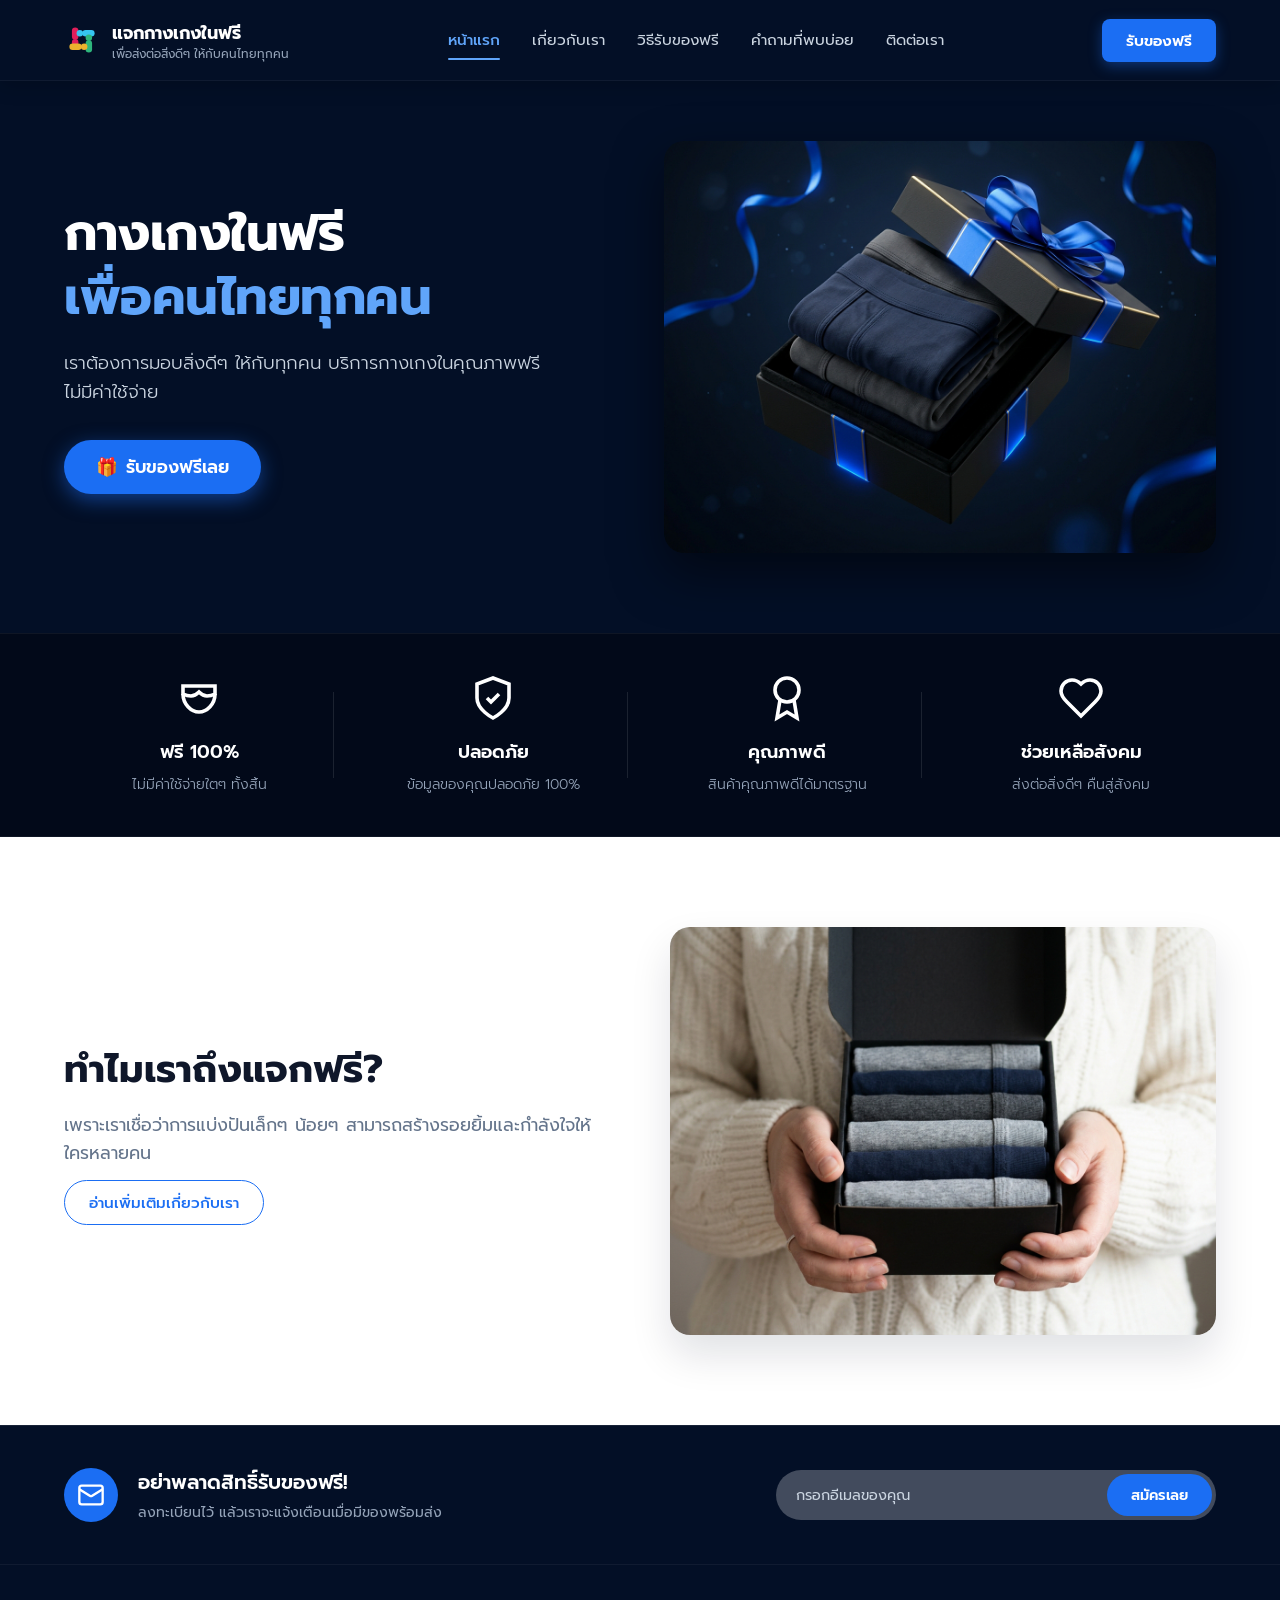
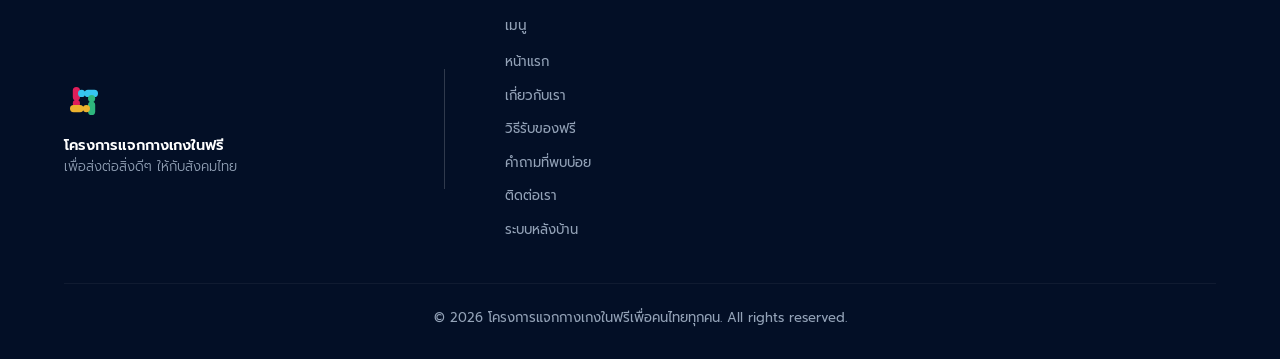
<file: index.html>
<!DOCTYPE html>
<html lang="th">
<head>
  <meta charset="UTF-8">
  <meta name="viewport" content="width=device-width, initial-scale=1.0">
  <title>หน้าแรก - โครงการแจกกางเกงในฟรี เพื่อคนไทยทุกคน</title>
  <meta name="description" content="โครงการแจกกางเกงในฟรี คุณภาพดี เพื่อส่งต่อสิ่งดีๆ ให้กับคนไทยทุกคน ไม่มีค่าใช้จ่ายใดๆ ทั้งสิ้น">
  <link rel="stylesheet" href="css/styles.css">
  <link rel="icon" href="images/logo.svg" type="image/svg+xml">
</head>
<body>

  <!-- ==========================================================================
       1. HEADER & NAVBAR
       ========================================================================== -->
  <header class="site-header">
    <div class="container navbar">
      <a href="index.html" class="brand-logo" id="brandLogo">
        <img src="images/logo.svg" alt="โลโก้โครงการ">
        <div>
          <span>แจกกางเกงในฟรี</span>
          <span class="brand-text-sub">เพื่อส่งต่อสิ่งดีๆ ให้กับคนไทยทุกคน</span>
        </div>
      </a>

      <!-- Desktop Navigation -->
      <ul class="nav-links">
        <a href="index.html" class="nav-link active">หน้าแรก</a>
        <a href="about.html" class="nav-link">เกี่ยวกับเรา</a></li>
        <a href="how-it-works.html" class="nav-link">วิธีรับของฟรี</a>
        <a href="faq.html" class="nav-link">คำถามที่พบบ่อย</a>
        <a href="contact.html" class="nav-link">ติดต่อเรา</a>
      </ul>

      <div class="nav-actions">
        <button class="btn-primary btn-claim-modal" id="headerClaimBtn">รับของฟรี</button>
      </div>

      <!-- Mobile Hamburger Toggle -->
      <button class="mobile-toggle" id="mobileToggle" aria-label="เปิดเมนู">&#9776;</button>
    </div>
  </header>

  <!-- Mobile Drawer Menu -->
  <div class="mobile-nav" id="mobileNav">
    <a href="index.html" class="nav-link active">หน้าแรก</a>
    <a href="about.html" class="nav-link">เกี่ยวกับเรา</a>
    <a href="how-it-works.html" class="nav-link">วิธีรับของฟรี</a>
    <a href="faq.html" class="nav-link">คำถามที่พบบ่อย</a>
    <a href="contact.html" class="nav-link">ติดต่อเรา</a>
    <a href="admin.html" class="nav-link">ระบบหลังบ้าน</a>
    <button class="btn-primary btn-claim-modal" style="width: 100%; margin-top: 16px;">รับของฟรี</button>
  </div>

  <!-- ==========================================================================
       2. HERO SECTION
       ========================================================================== -->
  <section class="hero-section">
    <div class="container hero-grid">
      <div class="hero-content">
        <h1 class="hero-title">
          กางเกงในฟรี<br>
          <span>เพื่อคนไทยทุกคน</span>
        </h1>
        <p class="hero-desc">
          เราต้องการมอบสิ่งดีๆ ให้กับทุกคน บริการกางเกงในคุณภาพฟรี ไม่มีค่าใช้จ่าย
        </p>
        <div class="hero-cta">
          <button class="btn-primary btn-hero btn-claim-modal" id="heroClaimBtn">
            <span>🎁</span> รับของฟรีเลย
          </button>
        </div>
      </div>
      <div class="hero-image-wrapper">
        <img src="images/hero-box.jpg" alt="กล่องกางเกงในฟรีคุณภาพดี">
      </div>
    </div>
  </section>

  <!-- ==========================================================================
       3. 4 FEATURE PILLARS BAR
       ========================================================================== -->
  <section class="features-bar">
    <div class="container features-grid">
      
      <!-- Pillar 1 -->
      <div class="feature-item">
        <svg class="feature-icon-svg" viewBox="0 0 24 24" fill="none" stroke="currentColor" stroke-width="1.8">
          <path d="M4 6h16v4s-2 1-4 1-4-2-4-2-2 2-4 2-4-1-4-1V6z"/>
          <path d="M4 10c0 5 4 9 8 9s8-4 8-9"/>
        </svg>
        <h3 class="feature-title">ฟรี 100%</h3>
        <p class="feature-text">ไม่มีค่าใช้จ่ายใตๆ ทั้งสิ้น</p>
      </div>

      <!-- Pillar 2 -->
      <div class="feature-item">
        <svg class="feature-icon-svg" viewBox="0 0 24 24" fill="none" stroke="currentColor" stroke-width="1.8">
          <path d="M12 22s8-4 8-10V5l-8-3-8 3v7c0 6 8 10 8 10z"/>
          <path d="m9 12 2 2 4-4"/>
        </svg>
        <h3 class="feature-title">ปลอดภัย</h3>
        <p class="feature-text">ข้อมูลของคุณปลอดภัย 100%</p>
      </div>

      <!-- Pillar 3 -->
      <div class="feature-item">
        <svg class="feature-icon-svg" viewBox="0 0 24 24" fill="none" stroke="currentColor" stroke-width="1.8">
          <circle cx="12" cy="8" r="6"/>
          <path d="M15.477 12.89 17 22l-5-3-5 3 1.523-9.11"/>
        </svg>
        <h3 class="feature-title">คุณภาพดี</h3>
        <p class="feature-text">สินค้าคุณภาพดีได้มาตรฐาน</p>
      </div>

      <!-- Pillar 4 -->
      <div class="feature-item">
        <svg class="feature-icon-svg" viewBox="0 0 24 24" fill="none" stroke="currentColor" stroke-width="1.8">
          <path d="M19 14c1.49-1.46 3-3.21 3-5.5A5.5 5.5 0 0 0 16.5 3c-1.76 0-3 .5-4.5 2-1.5-1.5-2.74-2-4.5-2A5.5 5.5 0 0 0 2 8.5c0 2.3 1.5 4.05 3 5.5l7 7Z"/>
        </svg>
        <h3 class="feature-title">ช่วยเหลือสังคม</h3>
        <p class="feature-text">ส่งต่อสิ่งดีๆ คืนสู่สังคม</p>
      </div>

    </div>
  </section>

  <!-- ==========================================================================
       4. ABOUT TEASER SECTION
       ========================================================================== -->
  <section class="about-teaser">
    <div class="container about-grid">
      <div class="about-teaser-content">
        <h2 class="section-title">ทำไมเราถึงแจกฟรี?</h2>
        <p class="section-subtitle">
          เพราะเราเชื่อว่าการแบ่งปันเล็กๆ น้อยๆ สามารถสร้างรอยยิ้มและกำลังใจให้ใครหลายคน
        </p>
        <a href="about.html" class="btn-secondary" id="readMoreBtn">อ่านเพิ่มเติมเกี่ยวกับเรา</a>
      </div>
      <div class="about-teaser-img">
        <img src="images/hands-box.jpg" alt="การมอบกล่องกางเกงในเพื่อสังคม">
      </div>
    </div>
  </section>

  <!-- ==========================================================================
       5. NEWSLETTER BANNER
       ========================================================================== -->
  <section class="newsletter-bar">
    <div class="container newsletter-flex">
      <div class="newsletter-info">
        <div class="newsletter-icon">
          <svg viewBox="0 0 24 24" fill="none" stroke="currentColor" stroke-width="2" width="28" height="28">
            <rect width="20" height="16" x="2" y="4" rx="2"/>
            <path d="m22 7-8.97 5.7a1.94 1.94 0 0 1-2.06 0L2 7"/>
          </svg>
        </div>
        <div class="newsletter-text">
          <h3>อย่าพลาดสิทธิ์รับของฟรี!</h3>
          <p>ลงทะเบียนไว้ แล้วเราจะแจ้งเตือนเมื่อมีของพร้อมส่ง</p>
        </div>
      </div>
      <form class="newsletter-form" id="homeNewsletterForm">
        <input type="email" class="newsletter-input" placeholder="กรอกอีเมลของคุณ" required>
        <button type="submit" class="newsletter-btn">สมัครเลย</button>
      </form>
    </div>
  </section>

  <!-- ==========================================================================
       6. GLOBAL FOOTER
       ========================================================================== -->
  <footer class="site-footer">
    <div class="container">
      <div class="footer-grid">
        <div class="footer-brand">
          <a href="index.html" class="brand-logo-stacked">
            <img src="images/logo.svg" alt="โลโก้โครงการ">
            <div class="brand-stacked-text">
              <span class="brand-main">โครงการแจกกางเกงในฟรี</span>
              <span class="brand-sub">เพื่อส่งต่อสิ่งดีๆ ให้กับสังคมไทย</span>
            </div>
          </a>
        </div>
        <div class="footer-divider"></div>
        <div class="footer-nav">
          <h4>เมนู</h4>
          <ul class="footer-links">
            <li><a href="index.html">หน้าแรก</a></li>
            <li><a href="about.html">เกี่ยวกับเรา</a></li>
            <li><a href="how-it-works.html">วิธีรับของฟรี</a></li>
            <li><a href="faq.html">คำถามที่พบบ่อย</a></li>
            <li><a href="contact.html">ติดต่อเรา</a></li>
            <li><a href="admin.html">ระบบหลังบ้าน</a></li>
          </ul>
        </div>
      </div>
      <div class="footer-bottom">
        <p>&copy; 2026 โครงการแจกกางเกงในฟรีเพื่อคนไทยทุกคน. All rights reserved.</p>
      </div>
    </div>
  </footer>

  <!-- ==========================================================================
       7. REGISTRATION MODAL
       ========================================================================== -->
  <div class="modal-backdrop" id="registrationModal">
    <div class="modal-card">
      <button class="modal-close" id="modalCloseBtn">&times;</button>
      <h3 class="modal-title">ลงทะเบียนรับของฟรี</h3>
      <p class="modal-subtitle">กรอกข้อมูลให้ครบถ้วนเพื่อยืนยันสิทธิ์ในการรับกางเกงในฟรี</p>

      <form id="claimForm">
        <div class="form-group">
          <label for="claimName">ชื่อ-นามสกุล *</label>
          <input type="text" id="claimName" class="form-control" placeholder="เช่น นายสมชาย ใจดี" required>
        </div>

        <div class="form-row">
          <div class="form-group">
            <label for="claimPhone">เบอร์โทรศัพท์ *</label>
            <input type="tel" id="claimPhone" class="form-control" placeholder="0812345678" required>
          </div>
          <div class="form-group">
            <label for="claimEmail">อีเมล (ถ้ามี)</label>
            <input type="email" id="claimEmail" class="form-control" placeholder="example@email.com">
          </div>
        </div>

        <div class="form-group">
          <label>เลือกไซส์กางเกงใน *</label>
          <div class="size-selector">
            <div class="size-option">
              <input type="radio" name="size" id="sizeS" value="S">
              <label for="sizeS">S</label>
            </div>
            <div class="size-option">
              <input type="radio" name="size" id="sizeM" value="M" checked>
              <label for="sizeM">M</label>
            </div>
            <div class="size-option">
              <input type="radio" name="size" id="sizeL" value="L">
              <label for="sizeL">L</label>
            </div>
            <div class="size-option">
              <input type="radio" name="size" id="sizeXL" value="XL">
              <label for="sizeXL">XL</label>
            </div>
            <div class="size-option">
              <input type="radio" name="size" id="size2XL" value="2XL">
              <label for="size2XL">2XL</label>
            </div>
          </div>
        </div>

        <div class="form-group">
          <label for="claimAddress">ที่อยู่สำหรับจัดส่ง *</label>
          <textarea id="claimAddress" class="form-control" placeholder="บ้านเลขที่, ถนน, แขวง/ตำบล, เขต/อำเภอ, จังหวัด, รหัสไปรษณีย์" required></textarea>
        </div>

        <button type="submit" class="btn-primary" style="width: 100%; margin-top: 12px; padding: 14px;">
          ยืนยันการลงทะเบียนรับของฟรี
        </button>
      </form>
    </div>
  </div>

  <script src="js/app.js"></script>
</body>
</html>
</file>
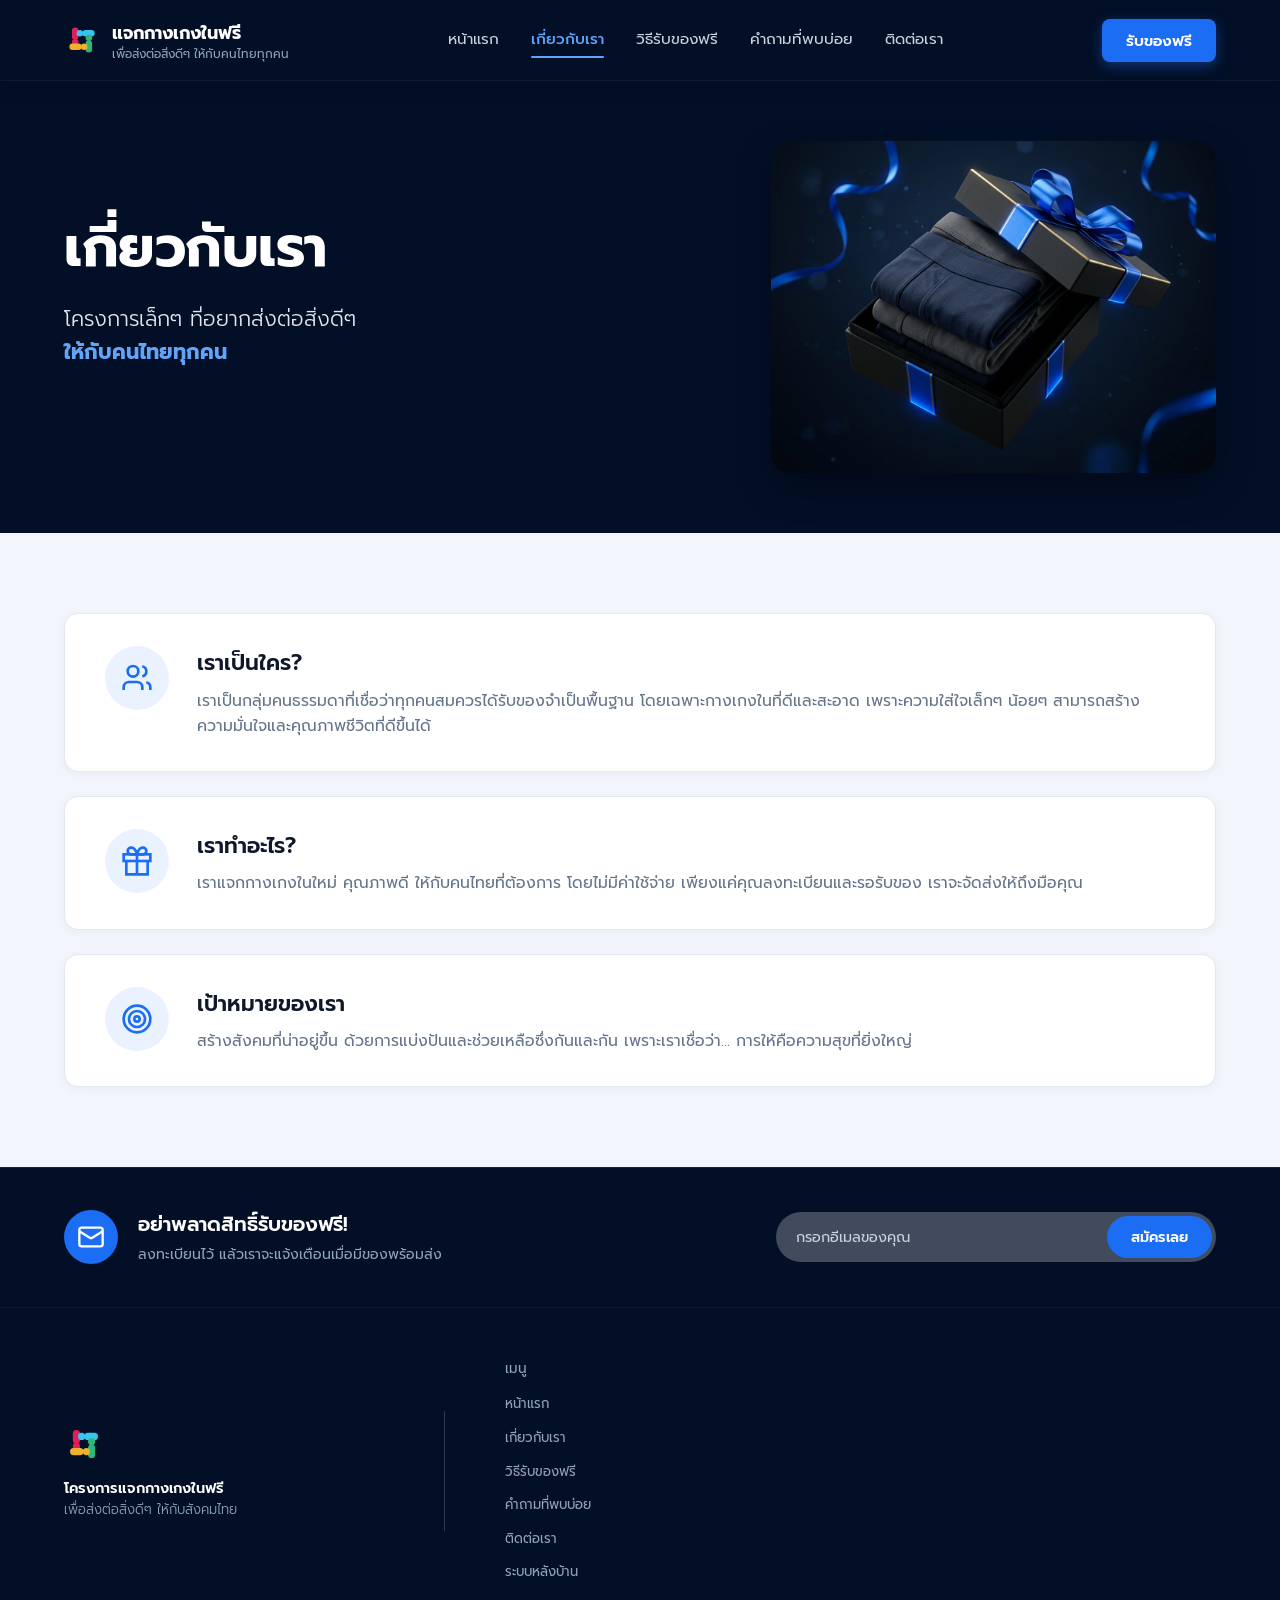
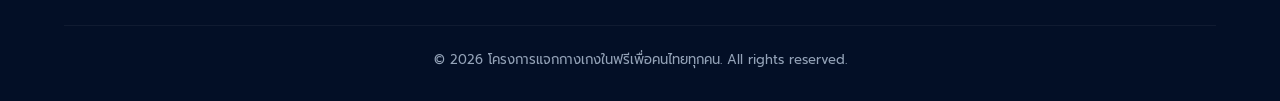
<file: about.html>
<!DOCTYPE html>
<html lang="th">
<head>
  <meta charset="UTF-8">
  <meta name="viewport" content="width=device-width, initial-scale=1.0">
  <title>เกี่ยวกับเรา - โครงการแจกกางเกงในฟรี เพื่อคนไทยทุกคน</title>
  <meta name="description" content="ทำความรู้จักกับโครงการแจกกางเกงในฟรี เพื่อคนไทยทุกคน เจตนารมณ์ และเป้าหมายในการช่วยเหลือสังคม">
  <link rel="stylesheet" href="css/styles.css">
  <link rel="icon" href="images/logo.svg" type="image/svg+xml">
</head>
<body>

  <!-- Header & Navbar -->
  <header class="site-header">
    <div class="container navbar">
      <a href="index.html" class="brand-logo">
        <img src="images/logo.svg" alt="โลโก้โครงการ">
        <div>
          <span>แจกกางเกงในฟรี</span>
          <span class="brand-text-sub">เพื่อส่งต่อสิ่งดีๆ ให้กับคนไทยทุกคน</span>
        </div>
      </a>

      <ul class="nav-links">
        <li><a href="index.html" class="nav-link">หน้าแรก</a></li>
        <li><a href="about.html" class="nav-link active">เกี่ยวกับเรา</a></li>
        <li><a href="how-it-works.html" class="nav-link">วิธีรับของฟรี</a></li>
        <li><a href="faq.html" class="nav-link">คำถามที่พบบ่อย</a></li>
        <li><a href="contact.html" class="nav-link">ติดต่อเรา</a></li>
      </ul>

      <div class="nav-actions">
        <button class="btn-primary btn-claim-modal">รับของฟรี</button>
      </div>

      <button class="mobile-toggle" id="mobileToggle" aria-label="เปิดเมนู">&#9776;</button>
    </div>
  </header>

  <!-- Mobile Drawer Menu -->
  <div class="mobile-nav" id="mobileNav">
    <a href="index.html" class="nav-link">หน้าแรก</a>
    <a href="about.html" class="nav-link active">เกี่ยวกับเรา</a>
    <a href="how-it-works.html" class="nav-link">วิธีรับของฟรี</a>
    <a href="faq.html" class="nav-link">คำถามที่พบบ่อย</a>
    <a href="contact.html" class="nav-link">ติดต่อเรา</a>
    <a href="admin.html" class="nav-link">ระบบหลังบ้าน</a>
    <button class="btn-primary btn-claim-modal" style="width: 100%; margin-top: 16px;">รับของฟรี</button>
  </div>

  <!-- About Hero Banner -->
  <section class="page-header">
    <div class="container about-hero-grid">
      <div>
        <h1 class="hero-title" style="font-size: 3.5rem;">เกี่ยวกับเรา</h1>
        <p class="hero-desc" style="font-size: 1.3rem; color: #E2E8F0;">
          โครงการเล็กๆ ที่อยากส่งต่อสิ่งดีๆ<br>
          <strong style="color: #60A5FA;">ให้กับคนไทยทุกคน</strong>
        </p>
      </div>
      <div class="about-hero-img">
        <img src="images/hero-box.jpg" alt="กล่องสินค้าโครงการ">
      </div>
    </div>
  </section>

  <!-- About Core Pillars Section -->
  <section class="about-cards-section">
    <div class="container about-cards-stack">
      
      <!-- Card 1 -->
      <div class="about-card">
        <div class="about-card-icon">
          <svg viewBox="0 0 24 24" fill="none" stroke="currentColor" stroke-width="2">
            <path d="M16 21v-2a4 4 0 0 0-4-4H6a4 4 0 0 0-4 4v2"/>
            <circle cx="9" cy="7" r="4"/>
            <path d="M22 21v-2a4 4 0 0 0-3-3.87"/>
            <path d="M16 3.13a4 4 0 0 1 0 7.75"/>
          </svg>
        </div>
        <div class="about-card-content">
          <h3>เราเป็นใคร?</h3>
          <p>
            เราเป็นกลุ่มคนธรรมดาที่เชื่อว่าทุกคนสมควรได้รับของจำเป็นพื้นฐาน โดยเฉพาะกางเกงในที่ดีและสะอาด
            เพราะความใส่ใจเล็กๆ น้อยๆ สามารถสร้างความมั่นใจและคุณภาพชีวิตที่ดีขึ้นได้
          </p>
        </div>
      </div>

      <!-- Card 2 -->
      <div class="about-card">
        <div class="about-card-icon">
          <svg viewBox="0 0 24 24" fill="none" stroke="currentColor" stroke-width="2">
            <polyline points="20 12 20 22 4 22 4 12"/>
            <rect width="20" height="5" x="2" y="7"/>
            <line x1="12" x2="12" y1="22" y2="7"/>
            <path d="M12 7H7.5a2.5 2.5 0 0 1 0-5C11 2 12 7 12 7z"/>
            <path d="M12 7h4.5a2.5 2.5 0 0 0 0-5C13 2 12 7 12 7z"/>
          </svg>
        </div>
        <div class="about-card-content">
          <h3>เราทำอะไร?</h3>
          <p>
            เราแจกกางเกงในใหม่ คุณภาพดี ให้กับคนไทยที่ต้องการ โดยไม่มีค่าใช้จ่าย
            เพียงแค่คุณลงทะเบียนและรอรับของ เราจะจัดส่งให้ถึงมือคุณ
          </p>
        </div>
      </div>

      <!-- Card 3 -->
      <div class="about-card">
        <div class="about-card-icon">
          <svg viewBox="0 0 24 24" fill="none" stroke="currentColor" stroke-width="2">
            <circle cx="12" cy="12" r="10"/>
            <circle cx="12" cy="12" r="6"/>
            <circle cx="12" cy="12" r="2"/>
          </svg>
        </div>
        <div class="about-card-content">
          <h3>เป้าหมายของเรา</h3>
          <p>
            สร้างสังคมที่น่าอยู่ขึ้น ด้วยการแบ่งปันและช่วยเหลือซึ่งกันและกัน
            เพราะเราเชื่อว่า... การให้คือความสุขที่ยิ่งใหญ่
          </p>
        </div>
      </div>

    </div>
  </section>

  <!-- Newsletter Banner -->
  <section class="newsletter-bar">
    <div class="container newsletter-flex">
      <div class="newsletter-info">
        <div class="newsletter-icon">
          <svg viewBox="0 0 24 24" fill="none" stroke="currentColor" stroke-width="2" width="28" height="28">
            <rect width="20" height="16" x="2" y="4" rx="2"/>
            <path d="m22 7-8.97 5.7a1.94 1.94 0 0 1-2.06 0L2 7"/>
          </svg>
        </div>
        <div class="newsletter-text">
          <h3>อย่าพลาดสิทธิ์รับของฟรี!</h3>
          <p>ลงทะเบียนไว้ แล้วเราจะแจ้งเตือนเมื่อมีของพร้อมส่ง</p>
        </div>
      </div>
      <form class="newsletter-form">
        <input type="email" class="newsletter-input" placeholder="กรอกอีเมลของคุณ" required>
        <button type="submit" class="newsletter-btn">สมัครเลย</button>
      </form>
    </div>
  </section>

  <!-- Global Footer -->
  <footer class="site-footer">
    <div class="container">
      <div class="footer-grid">
        <div class="footer-brand">
          <a href="index.html" class="brand-logo-stacked">
            <img src="images/logo.svg" alt="โลโก้โครงการ">
            <div class="brand-stacked-text">
              <span class="brand-main">โครงการแจกกางเกงในฟรี</span>
              <span class="brand-sub">เพื่อส่งต่อสิ่งดีๆ ให้กับสังคมไทย</span>
            </div>
          </a>
        </div>
        <div class="footer-divider"></div>
        <div class="footer-nav">
          <h4>เมนู</h4>
          <ul class="footer-links">
            <li><a href="index.html">หน้าแรก</a></li>
            <li><a href="about.html">เกี่ยวกับเรา</a></li>
            <li><a href="how-it-works.html">วิธีรับของฟรี</a></li>
            <li><a href="faq.html">คำถามที่พบบ่อย</a></li>
            <li><a href="contact.html">ติดต่อเรา</a></li>
            <li><a href="admin.html">ระบบหลังบ้าน</a></li>
          </ul>
        </div>
      </div>
      <div class="footer-bottom">
        <p>&copy; 2026 โครงการแจกกางเกงในฟรีเพื่อคนไทยทุกคน. All rights reserved.</p>
      </div>
    </div>
  </footer>

  <!-- Registration Modal -->
  <div class="modal-backdrop" id="registrationModal">
    <div class="modal-card">
      <button class="modal-close" id="modalCloseBtn">&times;</button>
      <h3 class="modal-title">ลงทะเบียนรับของฟรี</h3>
      <p class="modal-subtitle">กรอกข้อมูลให้ครบถ้วนเพื่อยืนยันสิทธิ์ในการรับกางเกงในฟรี</p>

      <form id="claimForm">
        <div class="form-group">
          <label for="claimName">ชื่อ-นามสกุล *</label>
          <input type="text" id="claimName" class="form-control" placeholder="เช่น นายสมชาย ใจดี" required>
        </div>

        <div class="form-row">
          <div class="form-group">
            <label for="claimPhone">เบอร์โทรศัพท์ *</label>
            <input type="tel" id="claimPhone" class="form-control" placeholder="0812345678" required>
          </div>
          <div class="form-group">
            <label for="claimEmail">อีเมล (ถ้ามี)</label>
            <input type="email" id="claimEmail" class="form-control" placeholder="example@email.com">
          </div>
        </div>

        <div class="form-group">
          <label>เลือกไซส์กางเกงใน *</label>
          <div class="size-selector">
            <div class="size-option">
              <input type="radio" name="size" id="sizeS" value="S">
              <label for="sizeS">S</label>
            </div>
            <div class="size-option">
              <input type="radio" name="size" id="sizeM" value="M" checked>
              <label for="sizeM">M</label>
            </div>
            <div class="size-option">
              <input type="radio" name="size" id="sizeL" value="L">
              <label for="sizeL">L</label>
            </div>
            <div class="size-option">
              <input type="radio" name="size" id="sizeXL" value="XL">
              <label for="sizeXL">XL</label>
            </div>
            <div class="size-option">
              <input type="radio" name="size" id="size2XL" value="2XL">
              <label for="size2XL">2XL</label>
            </div>
          </div>
        </div>

        <div class="form-group">
          <label for="claimAddress">ที่อยู่สำหรับจัดส่ง *</label>
          <textarea id="claimAddress" class="form-control" placeholder="บ้านเลขที่, ถนน, แขวง/ตำบล, เขต/อำเภอ, จังหวัด, รหัสไปรษณีย์" required></textarea>
        </div>

        <button type="submit" class="btn-primary" style="width: 100%; margin-top: 12px; padding: 14px;">
          ยืนยันการลงทะเบียนรับของฟรี
        </button>
      </form>
    </div>
  </div>

  <script src="js/app.js"></script>
</body>
</html>
</file>
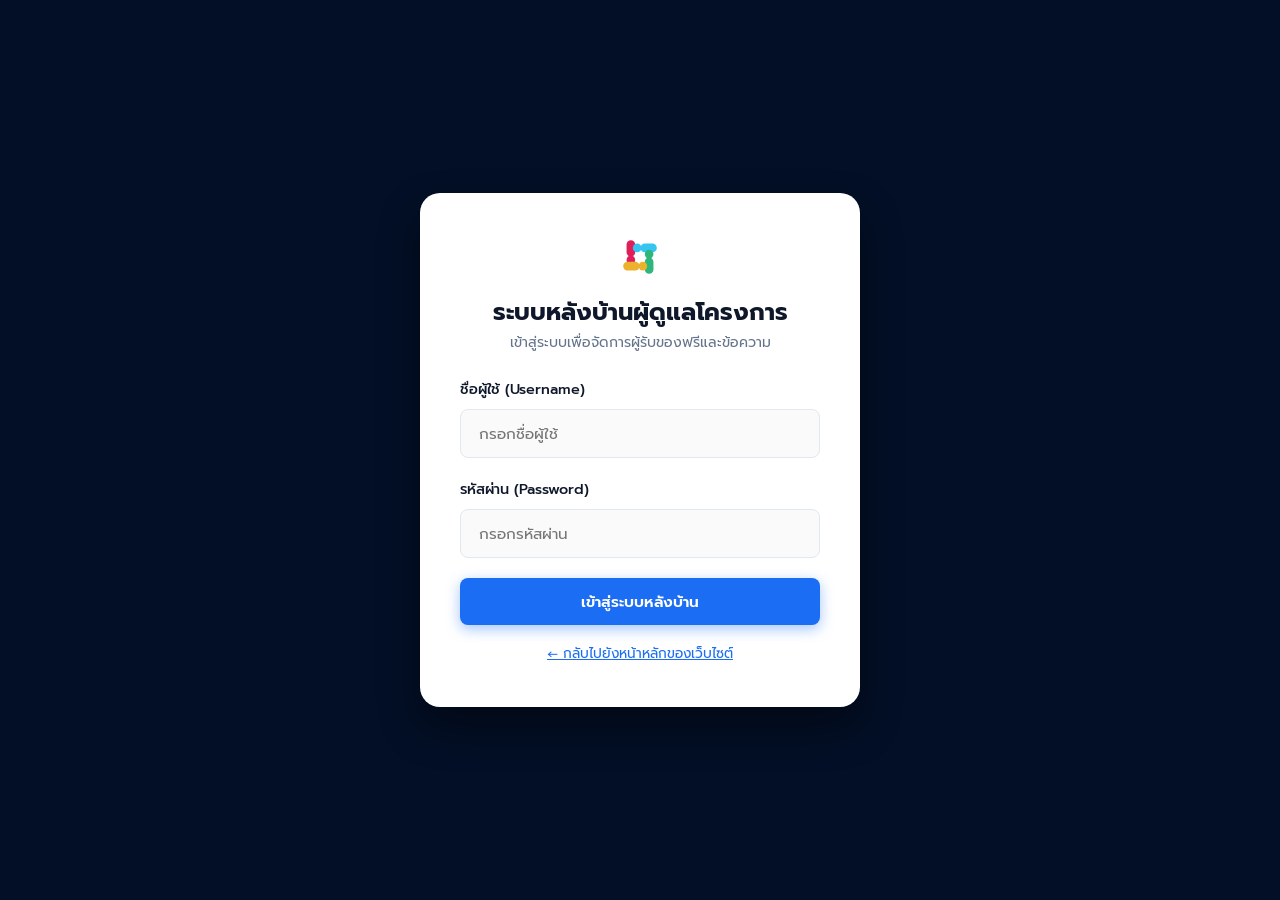
<file: admin.html>
<!DOCTYPE html>
<html lang="th">
<head>
  <meta charset="UTF-8">
  <meta name="viewport" content="width=device-width, initial-scale=1.0">
  <title>ระบบหลังบ้าน (Admin Dashboard) - โครงการแจกกางเกงในฟรี</title>
  <link rel="stylesheet" href="css/styles.css">
  <link rel="icon" href="images/logo.svg" type="image/svg+xml">
</head>
<body style="background-color: #F8FAFC;">

  <!-- ==========================================================================
       1. ADMIN LOGIN OVERLAY
       ========================================================================== -->
  <div class="admin-login-screen" id="adminLoginScreen">
    <div class="admin-login-box">
      <div style="text-align: center; margin-bottom: 24px;">
        <img src="images/logo.svg" alt="โลโก้" style="width: 48px; height: 48px; margin: 0 auto 12px auto;">
        <h2 style="font-size: 1.5rem; font-weight: 700; color: var(--text-dark);">ระบบหลังบ้านผู้ดูแลโครงการ</h2>
        <p style="font-size: 0.88rem; color: var(--text-muted);">เข้าสู่ระบบเพื่อจัดการผู้รับของฟรีและข้อความ</p>
      </div>

      <form id="adminLoginForm">
        <div class="form-group">
          <label for="adminUser">ชื่อผู้ใช้ (Username)</label>
          <input type="text" id="adminUser" class="form-control" placeholder="กรอกชื่อผู้ใช้" required>
        </div>

        <div class="form-group">
          <label for="adminPass">รหัสผ่าน (Password)</label>
          <input type="password" id="adminPass" class="form-control" placeholder="กรอกรหัสผ่าน" required>
        </div>

        <p id="loginErrorMsg" style="color: #EF4444; font-size: 0.85rem; margin-bottom: 16px; display: none;">
          ⚠️ ชื่อผู้ใช้หรือรหัสผ่านไม่ถูกต้อง
        </p>

        <button type="submit" class="btn-primary" style="width: 100%; padding: 12px;">
          เข้าสู่ระบบหลังบ้าน
        </button>
      </form>
      
      <div style="text-align: center; margin-top: 16px;">
        <a href="index.html" style="font-size: 0.85rem; color: var(--primary-blue); text-decoration: underline;">&larr; กลับไปยังหน้าหลักของเว็บไซต์</a>
      </div>
    </div>
  </div>

  <!-- ==========================================================================
       2. MAIN DASHBOARD VIEW
       ========================================================================== -->
  <div id="adminDashboardView" style="display: none;">
    
    <!-- Topbar -->
    <header class="admin-topbar">
      <div class="container admin-topbar-flex">
        <div style="display: flex; align-items: center; gap: 12px;">
          <img src="images/logo.svg" alt="โลโก้" style="width: 32px; height: 32px;">
          <div>
            <span style="font-weight: 700; font-size: 1.1rem; color: var(--text-white);">ระบบหลังบ้านผู้ดูแลโครงการ</span>
            <span class="admin-badge" style="margin-left: 8px;">Admin Panel</span>
          </div>
        </div>

        <div style="display: flex; align-items: center; gap: 16px;">
          <a href="index.html" target="_blank" style="color: #94A3B8; font-size: 0.88rem;">🌐 ไปที่หน้าเว็บไซต์</a>
          <button class="btn-secondary" id="adminLogoutBtn" style="padding: 6px 16px; font-size: 0.85rem; border-color: rgba(255,255,255,0.2); color: #FFFFFF;">
            ออกจากระบบ
          </button>
        </div>
      </div>
    </header>

    <main class="container" style="padding-top: 32px; padding-bottom: 60px;">
      
      <!-- Stats Summary -->
      <div class="admin-stats-grid">
        <div class="stat-card">
          <div class="stat-card-title">📦 จำนวนลงทะเบียนทั้งหมด</div>
          <div class="stat-card-value" id="statTotal">0</div>
        </div>
        <div class="stat-card">
          <div class="stat-card-title" style="color: #D97706;">⏳ รอยืนยันสิทธิ์</div>
          <div class="stat-card-value" style="color: #D97706;" id="statPending">0</div>
        </div>
        <div class="stat-card">
          <div class="stat-card-title" style="color: #2563EB;">✅ อนุมัติแล้ว</div>
          <div class="stat-card-value" style="color: #2563EB;" id="statApproved">0</div>
        </div>
        <div class="stat-card">
          <div class="stat-card-title" style="color: #059669;">🚚 จัดส่งสำเร็จแล้ว</div>
          <div class="stat-card-value" style="color: #059669;" id="statShipped">0</div>
        </div>
      </div>

      <!-- Tab Switcher -->
      <div class="admin-tabs">
        <button class="admin-tab-btn active" data-target="tabClaims">📋 รายชื่อผู้ขอรับกางเกงใน</button>
        <button class="admin-tab-btn" data-target="tabMessages">📬 ข้อความจากผู้ติดต่อ</button>
      </div>

      <!-- TAB 1: CLAIMS TABLE -->
      <div class="admin-tab-content" id="tabClaims">
        
        <div class="admin-controls">
          <div class="admin-filters">
            <input type="text" id="searchClaimInput" class="form-control" placeholder="🔍 ค้นหาชื่อ, เบอร์โทร, ที่อยู่..." style="width: 260px;">
            
            <select id="filterStatus" class="form-control" style="width: 140px;">
              <option value="all">สถานะทั้งหมด</option>
              <option value="รอยืนยัน">รอยืนยัน</option>
              <option value="อนุมัติแล้ว">อนุมัติแล้ว</option>
              <option value="จัดส่งแล้ว">จัดส่งแล้ว</option>
              <option value="ยกเลิก">ยกเลิก</option>
            </select>

            <select id="filterSize" class="form-control" style="width: 120px;">
              <option value="all">ทุกไซส์</option>
              <option value="S">S</option>
              <option value="M">M</option>
              <option value="L">L</option>
              <option value="XL">XL</option>
              <option value="2XL">2XL</option>
            </select>
          </div>

          <button class="btn-primary" id="exportCsvBtn" style="padding: 10px 20px; font-size: 0.9rem;">
            📥 ดาวน์โหลดรายงาน CSV
          </button>
        </div>

        <div class="admin-table-card">
          <table class="admin-table">
            <thead>
              <tr>
                <th>รหัสรายการ</th>
                <th>ผู้ลงทะเบียน</th>
                <th>ไซส์</th>
                <th>ที่อยู่จัดส่ง</th>
                <th>สถานะ</th>
                <th>วันที่ลงทะเบียน</th>
                <th>จัดการสถานะ</th>
              </tr>
            </thead>
            <tbody id="claimsTableBody">
              <!-- Dynamically rendered via JS -->
            </tbody>
          </table>
        </div>

      </div>

      <!-- TAB 2: MESSAGES TABLE -->
      <div class="admin-tab-content" id="tabMessages" style="display: none;">
        <div class="admin-table-card">
          <table class="admin-table">
            <thead>
              <tr>
                <th>รหัส</th>
                <th>ผู้ส่งข้อความ</th>
                <th>หัวข้อ</th>
                <th>ข้อความ</th>
                <th>วันที่ส่ง</th>
              </tr>
            </thead>
            <tbody id="messagesTableBody">
              <!-- Dynamically rendered via JS -->
            </tbody>
          </table>
        </div>
      </div>

    </main>

  </div>

  <script src="js/app.js"></script>
  <script src="js/admin.js"></script>
</body>
</html>
</file>
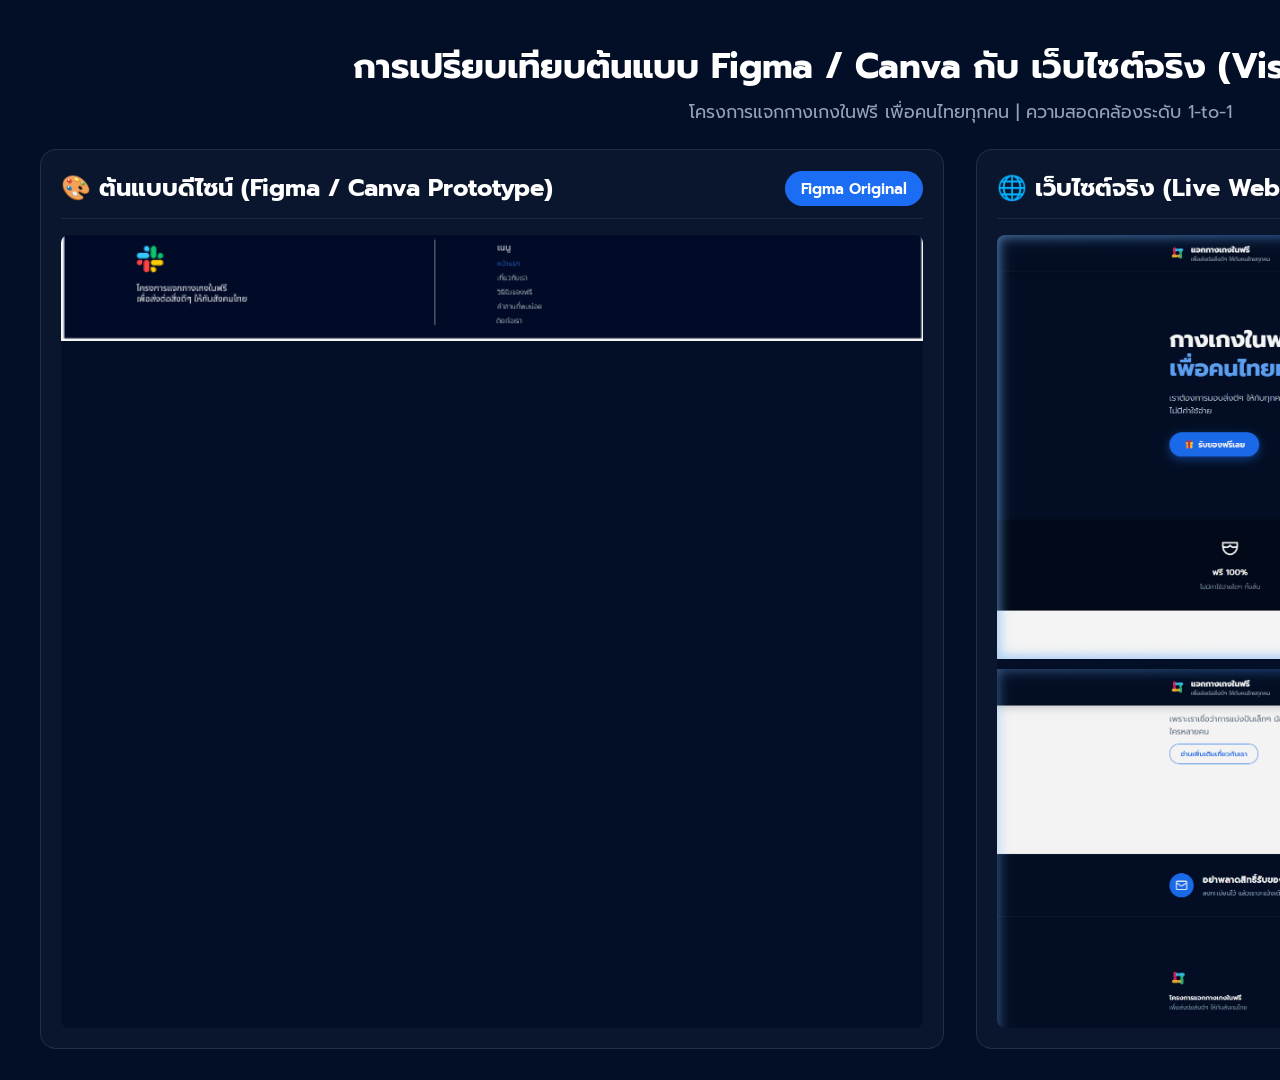
<file: compare.html>
<!DOCTYPE html>
<html lang="th">
<head>
  <meta charset="UTF-8">
  <title>เปรียบเทียบ Figma กับ เว็บไซต์จริง</title>
  <link href="https://fonts.googleapis.com/css2?family=Prompt:wght@400;600;700&display=swap" rel="stylesheet">
  <style>
    * { box-sizing: border-box; margin: 0; padding: 0; }
    body {
      font-family: 'Prompt', sans-serif;
      background-color: #030F26;
      color: #FFFFFF;
      width: 1920px;
      height: 1080px;
      padding: 40px;
      display: flex;
      flex-direction: column;
      justify-content: space-between;
      overflow: hidden;
    }
    .header-title {
      text-align: center;
      margin-bottom: 24px;
    }
    .header-title h1 {
      font-size: 2.2rem;
      font-weight: 700;
      color: #FFFFFF;
      margin-bottom: 6px;
    }
    .header-title p {
      font-size: 1.1rem;
      color: #94A3B8;
    }
    .comparison-grid {
      display: grid;
      grid-template-columns: 1fr 1fr;
      gap: 32px;
      height: 900px;
    }
    .card {
      background: #0A162D;
      border: 1px solid rgba(255, 255, 255, 0.1);
      border-radius: 16px;
      padding: 20px;
      display: flex;
      flex-direction: column;
      overflow: hidden;
    }
    .card-header {
      display: flex;
      align-items: center;
      justify-content: space-between;
      margin-bottom: 16px;
      padding-bottom: 12px;
      border-bottom: 1px solid rgba(255, 255, 255, 0.08);
    }
    .badge-tag {
      background-color: #1B6EF3;
      color: #FFFFFF;
      padding: 6px 16px;
      border-radius: 999px;
      font-size: 0.95rem;
      font-weight: 600;
    }
    .badge-tag.green {
      background-color: #10B981;
    }
    .card-body {
      flex: 1;
      overflow-y: auto;
      border-radius: 8px;
      background: #030F26;
    }
    .card-body img {
      width: 100%;
      display: block;
    }
  </style>
</head>
<body>
  <div class="header-title">
    <h1>การเปรียบเทียบต้นแบบ Figma / Canva กับ เว็บไซต์จริง (Visual Comparison)</h1>
    <p>โครงการแจกกางเกงในฟรี เพื่อคนไทยทุกคน | ความสอดคล้องระดับ 1-to-1</p>
  </div>

  <div class="comparison-grid">
    <!-- Left: Original Figma / Canva Screenshot -->
    <div class="card">
      <div class="card-header">
        <h2>🎨 ต้นแบบดีไซน์ (Figma / Canva Prototype)</h2>
        <span class="badge-tag">Figma Original</span>
      </div>
      <div class="card-body">
        <img src="images/testing/figma_original.png" alt="Figma Prototype Original">
      </div>
    </div>

    <!-- Right: Actual Live Website Screenshots -->
    <div class="card">
      <div class="card-header">
        <h2>🌐 เว็บไซต์จริง (Live Website on Vercel)</h2>
        <span class="badge-tag green">Live 1-to-1 Match</span>
      </div>
      <div class="card-body">
        <img src="images/testing/live_site_top.png" alt="Live Site Top Section">
        <img src="images/testing/live_site_bottom.png" alt="Live Site Bottom Section" style="margin-top: 10px;">
      </div>
    </div>
  </div>
</body>
</html>
</file>
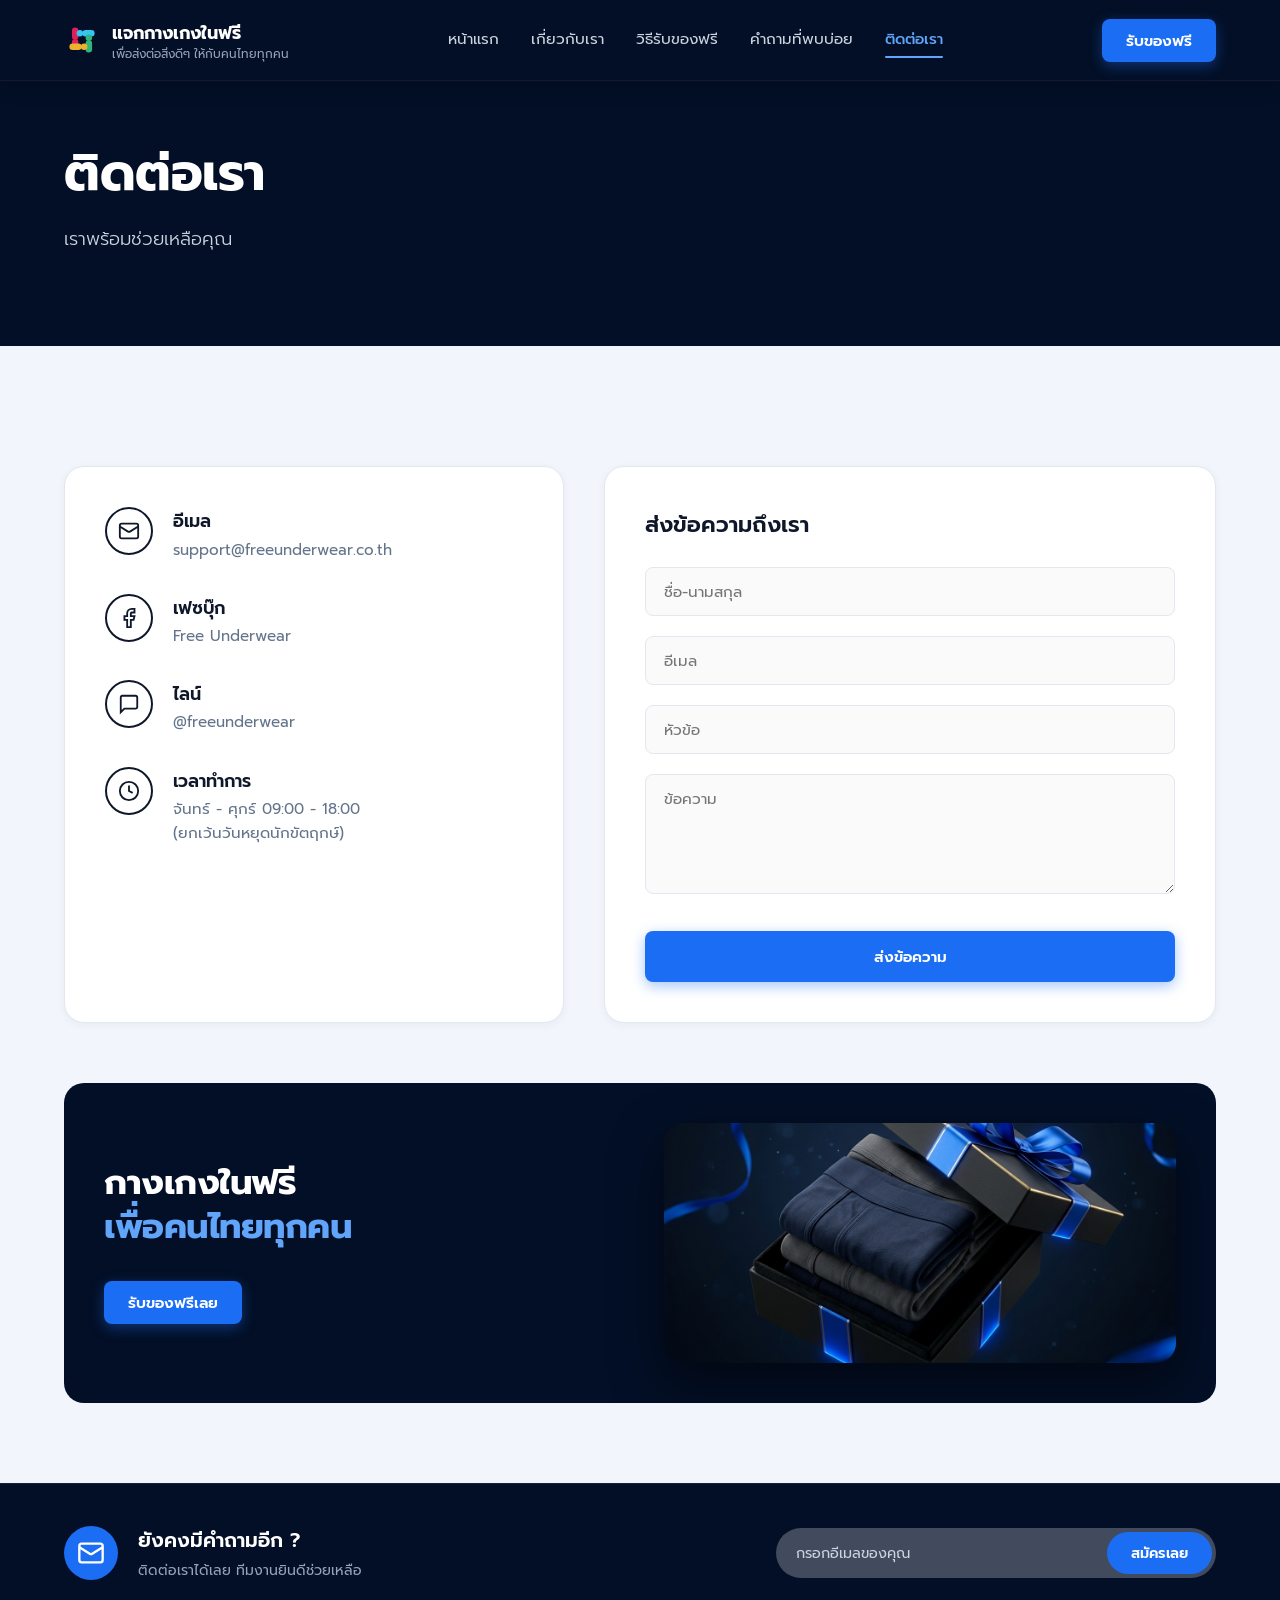
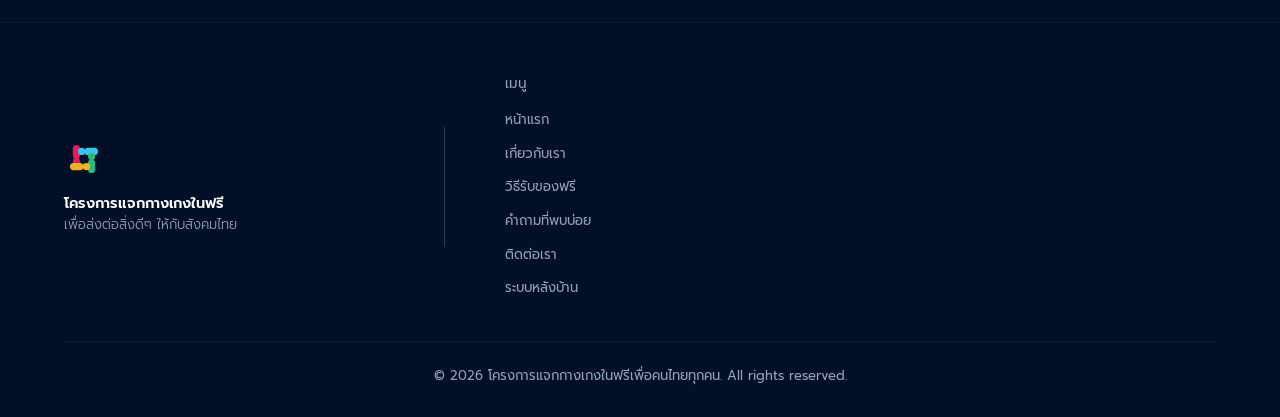
<file: contact.html>
<!DOCTYPE html>
<html lang="th">
<head>
  <meta charset="UTF-8">
  <meta name="viewport" content="width=device-width, initial-scale=1.0">
  <title>ติดต่อเรา - โครงการแจกกางเกงในฟรี เพื่อคนไทยทุกคน</title>
  <meta name="description" content="ติดต่อทีมงานโครงการแจกกางเกงในฟรี สอบถามข้อมูลเพิ่มเติมผ่านอีเมล เฟซบุ๊ก ไลน์ หรือส่งข้อความหาเราได้ตลอดเวลา">
  <link rel="stylesheet" href="css/styles.css">
  <link rel="icon" href="images/logo.svg" type="image/svg+xml">
</head>
<body>

  <!-- Header Navigation -->
  <header class="site-header">
    <div class="container navbar">
      <a href="index.html" class="brand-logo">
        <img src="images/logo.svg" alt="โลโก้โครงการ">
        <div>
          <span>แจกกางเกงในฟรี</span>
          <span class="brand-text-sub">เพื่อส่งต่อสิ่งดีๆ ให้กับคนไทยทุกคน</span>
        </div>
      </a>

      <ul class="nav-links">
        <li><a href="index.html" class="nav-link">หน้าแรก</a></li>
        <li><a href="about.html" class="nav-link">เกี่ยวกับเรา</a></li>
        <li><a href="how-it-works.html" class="nav-link">วิธีรับของฟรี</a></li>
        <li><a href="faq.html" class="nav-link">คำถามที่พบบ่อย</a></li>
        <li><a href="contact.html" class="nav-link active">ติดต่อเรา</a></li>
      </ul>

      <div class="nav-actions">
        <button class="btn-primary btn-claim-modal">รับของฟรี</button>
      </div>

      <button class="mobile-toggle" id="mobileToggle" aria-label="เปิดเมนู">&#9776;</button>
    </div>
  </header>

  <!-- Mobile Drawer Menu -->
  <div class="mobile-nav" id="mobileNav">
    <a href="index.html" class="nav-link">หน้าแรก</a>
    <a href="about.html" class="nav-link">เกี่ยวกับเรา</a>
    <a href="how-it-works.html" class="nav-link">วิธีรับของฟรี</a>
    <a href="faq.html" class="nav-link">คำถามที่พบบ่อย</a>
    <a href="contact.html" class="nav-link active">ติดต่อเรา</a>
    <a href="admin.html" class="nav-link">ระบบหลังบ้าน</a>
    <button class="btn-primary btn-claim-modal" style="width: 100%; margin-top: 16px;">รับของฟรี</button>
  </div>

  <!-- Page Header -->
  <section class="page-header">
    <div class="container">
      <h1 class="hero-title">ติดต่อเรา</h1>
      <p class="hero-desc">เราพร้อมช่วยเหลือคุณ</p>
    </div>
  </section>

  <!-- Contact Section -->
  <section class="contact-section">
    <div class="container">
      <div class="contact-grid">
        
        <!-- Left: Contact Details Card -->
        <div class="contact-info-card">
          
          <!-- Item 1: Email -->
          <div class="contact-info-item">
            <div class="contact-icon-wrapper">
              <svg viewBox="0 0 24 24" fill="none" stroke="currentColor" stroke-width="2">
                <rect width="20" height="16" x="2" y="4" rx="2"/>
                <path d="m22 7-8.97 5.7a1.94 1.94 0 0 1-2.06 0L2 7"/>
              </svg>
            </div>
            <div class="contact-detail">
              <label>อีเมล</label>
              <p>support@freeunderwear.co.th</p>
            </div>
          </div>

          <!-- Item 2: Facebook -->
          <div class="contact-info-item">
            <div class="contact-icon-wrapper">
              <svg viewBox="0 0 24 24" fill="none" stroke="currentColor" stroke-width="2">
                <path d="M18 2h-3a5 5 0 0 0-5 5v3H7v4h3v8h4v-8h3l1-4h-4V7a1 1 0 0 1 1-1h3z"/>
              </svg>
            </div>
            <div class="contact-detail">
              <label>เฟซบุ๊ก</label>
              <p>Free Underwear</p>
            </div>
          </div>

          <!-- Item 3: Line -->
          <div class="contact-info-item">
            <div class="contact-icon-wrapper">
              <svg viewBox="0 0 24 24" fill="none" stroke="currentColor" stroke-width="2">
                <path d="M21 15a2 2 0 0 1-2 2H7l-4 4V5a2 2 0 0 1 2-2h14a2 2 0 0 1 2 2z"/>
              </svg>
            </div>
            <div class="contact-detail">
              <label>ไลน์</label>
              <p>@freeunderwear</p>
            </div>
          </div>

          <!-- Item 4: Business Hours -->
          <div class="contact-info-item">
            <div class="contact-icon-wrapper">
              <svg viewBox="0 0 24 24" fill="none" stroke="currentColor" stroke-width="2">
                <circle cx="12" cy="12" r="10"/>
                <polyline points="12 6 12 12 16 14"/>
              </svg>
            </div>
            <div class="contact-detail">
              <label>เวลาทำการ</label>
              <p>จันทร์ - ศุกร์ 09:00 - 18:00<br>(ยกเว้นวันหยุดนักขัตฤกษ์)</p>
            </div>
          </div>

        </div>

        <!-- Right: Contact Form -->
        <div class="contact-form-card">
          <h3>ส่งข้อความถึงเรา</h3>
          <form id="contactForm" novalidate>
            
            <div class="form-group">
              <input type="text" id="contactName" class="form-control" placeholder="ชื่อ-นามสกุล">
              <span class="error-text">กรุณากรอกชื่อ-นามสกุลของคุณ</span>
            </div>

            <div class="form-group">
              <input type="email" id="contactEmail" class="form-control" placeholder="อีเมล">
              <span class="error-text">กรุณากรอกอีเมลที่ถูกต้อง</span>
            </div>

            <div class="form-group">
              <input type="text" id="contactSubject" class="form-control" placeholder="หัวข้อ">
              <span class="error-text">กรุณากรอกหัวข้อ</span>
            </div>

            <div class="form-group">
              <textarea id="contactMessage" class="form-control" placeholder="ข้อความ"></textarea>
              <span class="error-text">กรุณากรอกข้อความ</span>
            </div>

            <button type="submit" class="btn-primary" style="width: 100%; padding: 14px; margin-top: 8px;">
              ส่งข้อความ
            </button>
          </form>
        </div>

      </div>

      <!-- Bottom Hero Banner preview matching Figma 4 -->
      <div class="contact-bottom-banner hero-section" style="margin-top: 60px; padding: 40px; border-radius: 20px;">
        <div class="hero-grid">
          <div>
            <h2 class="hero-title" style="font-size: 2.2rem;">
              กางเกงในฟรี<br>
              <span>เพื่อคนไทยทุกคน</span>
            </h2>
            <button class="btn-primary btn-claim-modal" style="margin-top: 12px;">รับของฟรีเลย</button>
          </div>
          <div class="hero-image-wrapper">
            <img src="images/hero-box.jpg" alt="กางเกงในฟรี" style="max-height: 240px;">
          </div>
        </div>
      </div>

    </div>
  </section>

  <!-- Newsletter Banner -->
  <section class="newsletter-bar">
    <div class="container newsletter-flex">
      <div class="newsletter-info">
        <div class="newsletter-icon">
          <svg viewBox="0 0 24 24" fill="none" stroke="currentColor" stroke-width="2" width="28" height="28">
            <rect width="20" height="16" x="2" y="4" rx="2"/>
            <path d="m22 7-8.97 5.7a1.94 1.94 0 0 1-2.06 0L2 7"/>
          </svg>
        </div>
        <div class="newsletter-text">
          <h3>ยังคงมีคำถามอีก ?</h3>
          <p>ติดต่อเราได้เลย ทีมงานยินดีช่วยเหลือ</p>
        </div>
      </div>
      <form class="newsletter-form">
        <input type="email" class="newsletter-input" placeholder="กรอกอีเมลของคุณ" required>
        <button type="submit" class="newsletter-btn">สมัครเลย</button>
      </form>
    </div>
  </section>

  <!-- Global Footer -->
  <footer class="site-footer">
    <div class="container">
      <div class="footer-grid">
        <div class="footer-brand">
          <a href="index.html" class="brand-logo-stacked">
            <img src="images/logo.svg" alt="โลโก้โครงการ">
            <div class="brand-stacked-text">
              <span class="brand-main">โครงการแจกกางเกงในฟรี</span>
              <span class="brand-sub">เพื่อส่งต่อสิ่งดีๆ ให้กับสังคมไทย</span>
            </div>
          </a>
        </div>
        <div class="footer-divider"></div>
        <div class="footer-nav">
          <h4>เมนู</h4>
          <ul class="footer-links">
            <li><a href="index.html">หน้าแรก</a></li>
            <li><a href="about.html">เกี่ยวกับเรา</a></li>
            <li><a href="how-it-works.html">วิธีรับของฟรี</a></li>
            <li><a href="faq.html">คำถามที่พบบ่อย</a></li>
            <li><a href="contact.html">ติดต่อเรา</a></li>
            <li><a href="admin.html">ระบบหลังบ้าน</a></li>
          </ul>
        </div>
      </div>
      <div class="footer-bottom">
        <p>&copy; 2026 โครงการแจกกางเกงในฟรีเพื่อคนไทยทุกคน. All rights reserved.</p>
      </div>
    </div>
  </footer>

  <!-- Registration Modal -->
  <div class="modal-backdrop" id="registrationModal">
    <div class="modal-card">
      <button class="modal-close" id="modalCloseBtn">&times;</button>
      <h3 class="modal-title">ลงทะเบียนรับของฟรี</h3>
      <p class="modal-subtitle">กรอกข้อมูลให้ครบถ้วนเพื่อยืนยันสิทธิ์ในการรับกางเกงในฟรี</p>

      <form id="claimForm">
        <div class="form-group">
          <label for="claimName">ชื่อ-นามสกุล *</label>
          <input type="text" id="claimName" class="form-control" placeholder="เช่น นายสมชาย ใจดี" required>
        </div>

        <div class="form-row">
          <div class="form-group">
            <label for="claimPhone">เบอร์โทรศัพท์ *</label>
            <input type="tel" id="claimPhone" class="form-control" placeholder="0812345678" required>
          </div>
          <div class="form-group">
            <label for="claimEmail">อีเมล (ถ้ามี)</label>
            <input type="email" id="claimEmail" class="form-control" placeholder="example@email.com">
          </div>
        </div>

        <div class="form-group">
          <label>เลือกไซส์กางเกงใน *</label>
          <div class="size-selector">
            <div class="size-option">
              <input type="radio" name="size" id="sizeS" value="S">
              <label for="sizeS">S</label>
            </div>
            <div class="size-option">
              <input type="radio" name="size" id="sizeM" value="M" checked>
              <label for="sizeM">M</label>
            </div>
            <div class="size-option">
              <input type="radio" name="size" id="sizeL" value="L">
              <label for="sizeL">L</label>
            </div>
            <div class="size-option">
              <input type="radio" name="size" id="sizeXL" value="XL">
              <label for="sizeXL">XL</label>
            </div>
            <div class="size-option">
              <input type="radio" name="size" id="size2XL" value="2XL">
              <label for="size2XL">2XL</label>
            </div>
          </div>
        </div>

        <div class="form-group">
          <label for="claimAddress">ที่อยู่สำหรับจัดส่ง *</label>
          <textarea id="claimAddress" class="form-control" placeholder="บ้านเลขที่, ถนน, แขวง/ตำบล, เขต/อำเภอ, จังหวัด, รหัสไปรษณีย์" required></textarea>
        </div>

        <button type="submit" class="btn-primary" style="width: 100%; margin-top: 12px; padding: 14px;">
          ยืนยันการลงทะเบียนรับของฟรี
        </button>
      </form>
    </div>
  </div>

  <script src="js/app.js"></script>
</body>
</html>
</file>
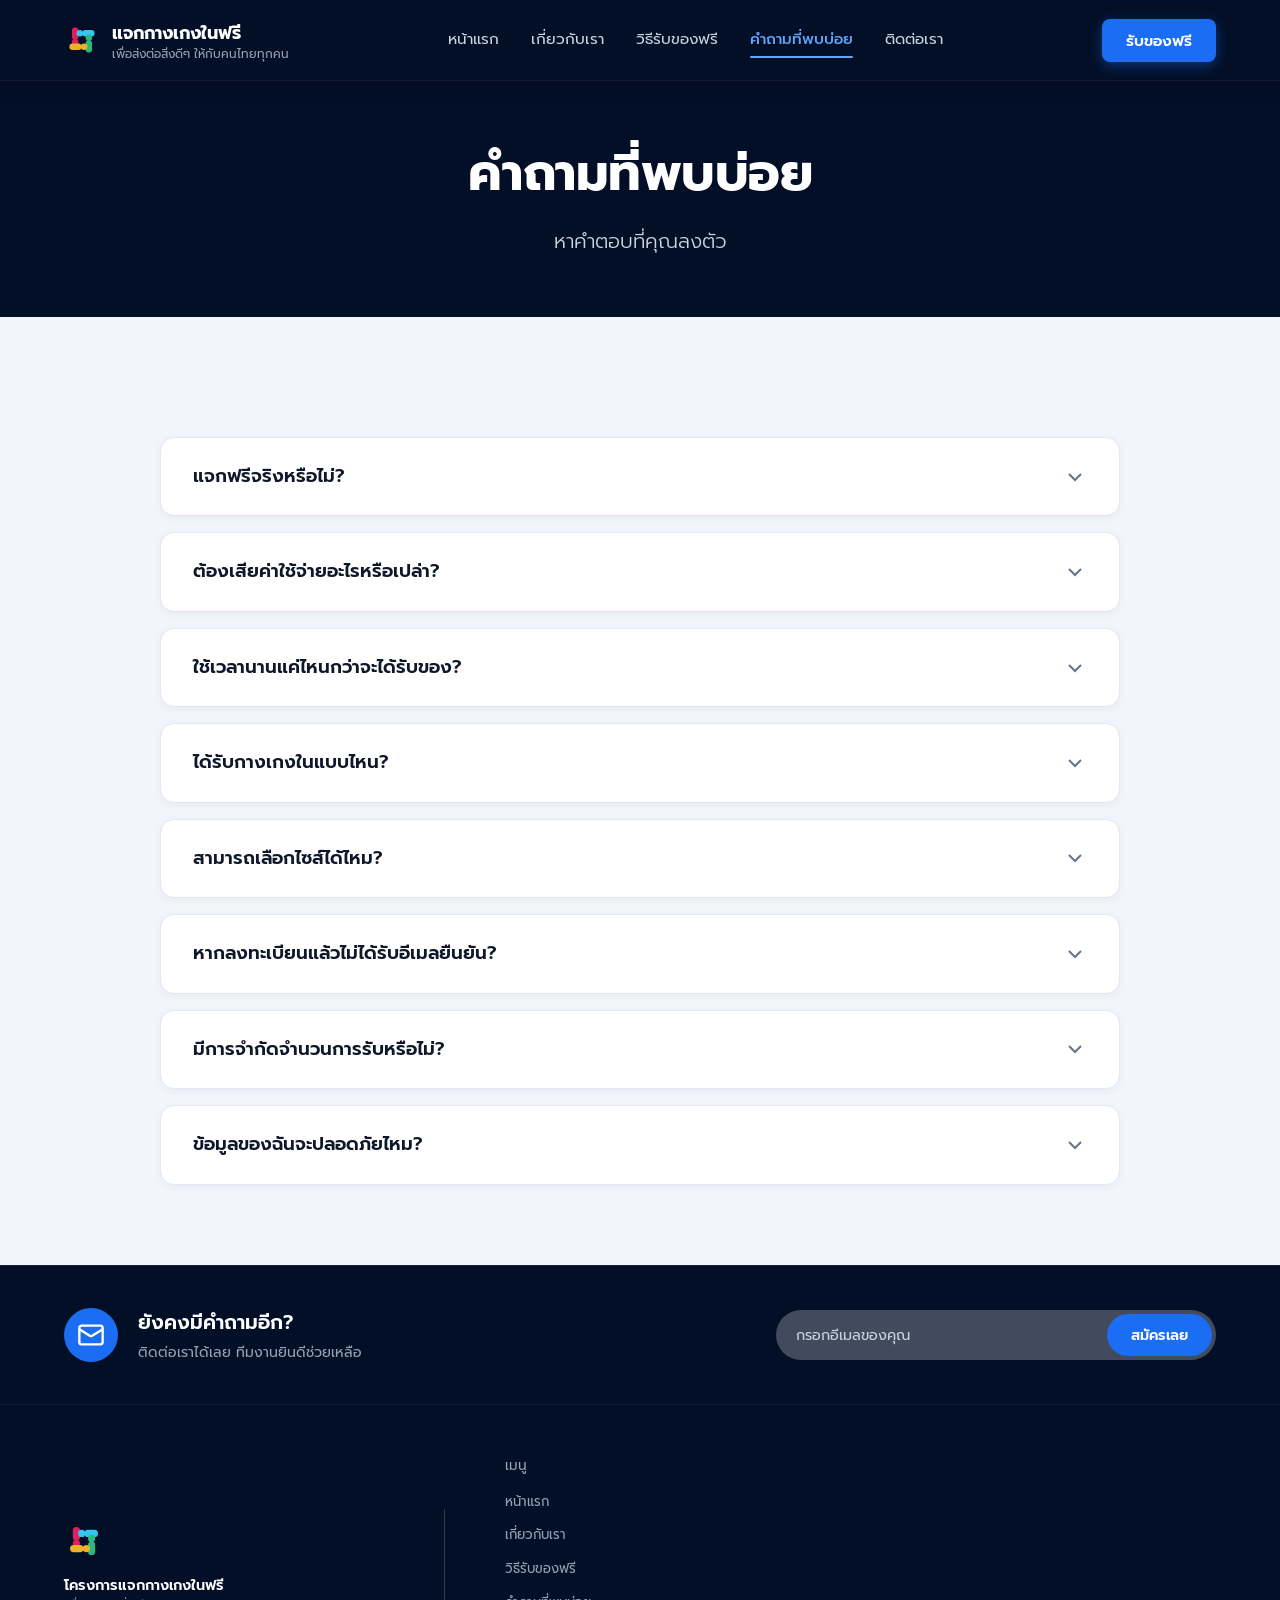
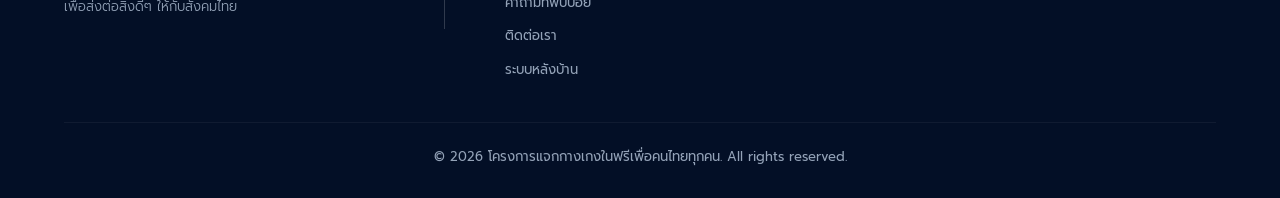
<file: faq.html>
<!DOCTYPE html>
<html lang="th">
<head>
  <meta charset="UTF-8">
  <meta name="viewport" content="width=device-width, initial-scale=1.0">
  <title>คำถามที่พบบ่อย - โครงการแจกกางเกงในฟรี เพื่อคนไทยทุกคน</title>
  <meta name="description" content="คำถามที่พบบ่อยเกี่ยวกับโครงการแจกกางเกงในฟรี คำตอบเรื่องค่าใช้จ่าย การเลือกไซส์ ระยะเวลาจัดส่ง และความปลอดภัยของข้อมูล">
  <link rel="stylesheet" href="css/styles.css">
  <link rel="icon" href="images/logo.svg" type="image/svg+xml">
</head>
<body>

  <!-- Header Navigation -->
  <header class="site-header">
    <div class="container navbar">
      <a href="index.html" class="brand-logo">
        <img src="images/logo.svg" alt="โลโก้โครงการ">
        <div>
          <span>แจกกางเกงในฟรี</span>
          <span class="brand-text-sub">เพื่อส่งต่อสิ่งดีๆ ให้กับคนไทยทุกคน</span>
        </div>
      </a>

      <ul class="nav-links">
        <li><a href="index.html" class="nav-link">หน้าแรก</a></li>
        <li><a href="about.html" class="nav-link">เกี่ยวกับเรา</a></li>
        <li><a href="how-it-works.html" class="nav-link">วิธีรับของฟรี</a></li>
        <li><a href="faq.html" class="nav-link active">คำถามที่พบบ่อย</a></li>
        <li><a href="contact.html" class="nav-link">ติดต่อเรา</a></li>
      </ul>

      <div class="nav-actions">
        <button class="btn-primary btn-claim-modal">รับของฟรี</button>
      </div>

      <button class="mobile-toggle" id="mobileToggle" aria-label="เปิดเมนู">&#9776;</button>
    </div>
  </header>

  <!-- Mobile Drawer Menu -->
  <div class="mobile-nav" id="mobileNav">
    <a href="index.html" class="nav-link">หน้าแรก</a>
    <a href="about.html" class="nav-link">เกี่ยวกับเรา</a>
    <a href="how-it-works.html" class="nav-link">วิธีรับของฟรี</a>
    <a href="faq.html" class="nav-link active">คำถามที่พบบ่อย</a>
    <a href="contact.html" class="nav-link">ติดต่อเรา</a>
    <a href="admin.html" class="nav-link">ระบบหลังบ้าน</a>
    <button class="btn-primary btn-claim-modal" style="width: 100%; margin-top: 16px;">รับของฟรี</button>
  </div>

  <!-- Page Header -->
  <section class="page-header" style="text-align: center;">
    <div class="container">
      <h1 class="hero-title">คำถามที่พบบ่อย</h1>
      <p class="hero-desc" style="margin: 0 auto; font-size: 1.25rem;">
        หาคำตอบที่คุณลงตัว
      </p>
    </div>
  </section>

  <!-- FAQ Accordion Section -->
  <section class="faq-section">
    <div class="container">
      <div class="faq-list">
        
        <!-- FAQ Item 1 -->
        <div class="faq-item">
          <div class="faq-header">
            <span>แจกฟรีจริงหรือไม่?</span>
            <svg class="faq-icon" viewBox="0 0 24 24" fill="none" stroke="currentColor" stroke-width="2">
              <polyline points="6 9 12 15 18 9"/>
            </svg>
          </div>
          <div class="faq-content">
            <p>แจกฟรี 100% ไม่มีค่าใช้จ่ายแอบแฝงหรือเงื่อนไขแอบแฝงใดๆ ทั้งสิ้น โครงการจัดตั้งขึ้นโดยกลุ่มจิตอาสาเพื่อมอบสิ่งดีๆ และสนับสนุนสุขอนามัยที่ดีแก่คนไทยทุกคน</p>
          </div>
        </div>

        <!-- FAQ Item 2 -->
        <div class="faq-item">
          <div class="faq-header">
            <span>ต้องเสียค่าใช้จ่ายอะไรหรือเปล่า?</span>
            <svg class="faq-icon" viewBox="0 0 24 24" fill="none" stroke="currentColor" stroke-width="2">
              <polyline points="6 9 12 15 18 9"/>
            </svg>
          </div>
          <div class="faq-content">
            <p>ไม่ต้องเสียค่าใช้จ่ายใดๆ ทั้งสิ้น ทั้งตัวสินค้าและค่าบริการจัดส่งพัสดุถึงหน้าบ้าน ทางโครงการเป็นผู้รับผิดชอบดูแลทั้งหมดครับ/ค่ะ</p>
          </div>
        </div>

        <!-- FAQ Item 3 -->
        <div class="faq-item">
          <div class="faq-header">
            <span>ใช้เวลานานแค่ไหนกว่าจะได้รับของ?</span>
            <svg class="faq-icon" viewBox="0 0 24 24" fill="none" stroke="currentColor" stroke-width="2">
              <polyline points="6 9 12 15 18 9"/>
            </svg>
          </div>
          <div class="faq-content">
            <p>หลังจากลงทะเบียนเรียบร้อยแล้ว ทีมงานจะใช้เวลาตรวจสอบข้อมูล 1-3 วันทำการ และดำเนินการจัดส่งพัสดุ โดยทั่วไปสินค้าจะถึงมือท่านภายใน 3-7 วันทำการครับ</p>
          </div>
        </div>

        <!-- FAQ Item 4 -->
        <div class="faq-item">
          <div class="faq-header">
            <span>ได้รับกางเกงในแบบไหน?</span>
            <svg class="faq-icon" viewBox="0 0 24 24" fill="none" stroke="currentColor" stroke-width="2">
              <polyline points="6 9 12 15 18 9"/>
            </svg>
          </div>
          <div class="faq-content">
            <p>กางเกงในที่นำมาแจกเป็นของใหม่มือ 1 ผลิตจากผ้าคอตตอน (Cotton) คุณภาพสูง ระบายอากาศได้ดี นุ่มสบาย สวมใส่ง่าย ถูกสุขอนามัย 100%</p>
          </div>
        </div>

        <!-- FAQ Item 5 -->
        <div class="faq-item">
          <div class="faq-header">
            <span>สามารถเลือกไซส์ได้ไหม?</span>
            <svg class="faq-icon" viewBox="0 0 24 24" fill="none" stroke="currentColor" stroke-width="2">
              <polyline points="6 9 12 15 18 9"/>
            </svg>
          </div>
          <div class="faq-content">
            <p>สามารถระบุไซส์ที่ต้องการ (S, M, L, XL, 2XL) ได้ในฟอร์มลงทะเบียน เพื่อให้ท่านได้รับสินค้าที่สวมใส่ได้พอดีและสบายที่สุด</p>
          </div>
        </div>

        <!-- FAQ Item 6 -->
        <div class="faq-item">
          <div class="faq-header">
            <span>หากลงทะเบียนแล้วไม่ได้รับอีเมลยืนยัน?</span>
            <svg class="faq-icon" viewBox="0 0 24 24" fill="none" stroke="currentColor" stroke-width="2">
              <polyline points="6 9 12 15 18 9"/>
            </svg>
          </div>
          <div class="faq-content">
            <p>หากไม่พบอีเมลในกล่องข้อความหลัก โปรดตรวจสอบในโฟลเดอร์ "ขยะ" (Junk/Spam) หรือสามารถส่งข้อความสอบถามทีมงานผ่านหน้า "ติดต่อเรา" ได้เลยครับ</p>
          </div>
        </div>

        <!-- FAQ Item 7 -->
        <div class="faq-item">
          <div class="faq-header">
            <span>มีการจำกัดจำนวนการรับหรือไม่?</span>
            <svg class="faq-icon" viewBox="0 0 24 24" fill="none" stroke="currentColor" stroke-width="2">
              <polyline points="6 9 12 15 18 9"/>
            </svg>
          </div>
          <div class="faq-content">
            <p>เพื่อกระจายโอกาสให้ครอบคลุมและทั่วถึงที่สุด ทางโครงการขอจำกัดสิทธิ์ 1 ท่าน ต่อ 1 สิทธิ์ (บรรจุ 1 กล่อง) ในแต่ละรอบโครงการครับ</p>
          </div>
        </div>

        <!-- FAQ Item 8 -->
        <div class="faq-item">
          <div class="faq-header">
            <span>ข้อมูลของฉันจะปลอดภัยไหม?</span>
            <svg class="faq-icon" viewBox="0 0 24 24" fill="none" stroke="currentColor" stroke-width="2">
              <polyline points="6 9 12 15 18 9"/>
            </svg>
          </div>
          <div class="faq-content">
            <p>ข้อมูลชื่อ ที่อยู่ และเบอร์โทรศัพท์ของคุณ จะถูกจัดเก็บอย่างปลอดภัยสูงสุด และใช้เฉพาะเพื่อการยืนยันตัวตนและการจัดส่งสินค้าในโครงการนี้เท่านั้น ไม่มีการนำไปเผยแพร่หรือใช้เชิงพาณิชย์เด็ดขาด</p>
          </div>
        </div>

      </div>
    </div>
  </section>

  <!-- Newsletter Banner -->
  <section class="newsletter-bar">
    <div class="container newsletter-flex">
      <div class="newsletter-info">
        <div class="newsletter-icon">
          <svg viewBox="0 0 24 24" fill="none" stroke="currentColor" stroke-width="2" width="28" height="28">
            <rect width="20" height="16" x="2" y="4" rx="2"/>
            <path d="m22 7-8.97 5.7a1.94 1.94 0 0 1-2.06 0L2 7"/>
          </svg>
        </div>
        <div class="newsletter-text">
          <h3>ยังคงมีคำถามอีก?</h3>
          <p>ติดต่อเราได้เลย ทีมงานยินดีช่วยเหลือ</p>
        </div>
      </div>
      <form class="newsletter-form">
        <input type="email" class="newsletter-input" placeholder="กรอกอีเมลของคุณ" required>
        <button type="submit" class="newsletter-btn">สมัครเลย</button>
      </form>
    </div>
  </section>

  <!-- Global Footer -->
  <footer class="site-footer">
    <div class="container">
      <div class="footer-grid">
        <div class="footer-brand">
          <a href="index.html" class="brand-logo-stacked">
            <img src="images/logo.svg" alt="โลโก้โครงการ">
            <div class="brand-stacked-text">
              <span class="brand-main">โครงการแจกกางเกงในฟรี</span>
              <span class="brand-sub">เพื่อส่งต่อสิ่งดีๆ ให้กับสังคมไทย</span>
            </div>
          </a>
        </div>
        <div class="footer-divider"></div>
        <div class="footer-nav">
          <h4>เมนู</h4>
          <ul class="footer-links">
            <li><a href="index.html">หน้าแรก</a></li>
            <li><a href="about.html">เกี่ยวกับเรา</a></li>
            <li><a href="how-it-works.html">วิธีรับของฟรี</a></li>
            <li><a href="faq.html">คำถามที่พบบ่อย</a></li>
            <li><a href="contact.html">ติดต่อเรา</a></li>
            <li><a href="admin.html">ระบบหลังบ้าน</a></li>
          </ul>
        </div>
      </div>
      <div class="footer-bottom">
        <p>&copy; 2026 โครงการแจกกางเกงในฟรีเพื่อคนไทยทุกคน. All rights reserved.</p>
      </div>
    </div>
  </footer>

  <!-- Registration Modal -->
  <div class="modal-backdrop" id="registrationModal">
    <div class="modal-card">
      <button class="modal-close" id="modalCloseBtn">&times;</button>
      <h3 class="modal-title">ลงทะเบียนรับของฟรี</h3>
      <p class="modal-subtitle">กรอกข้อมูลให้ครบถ้วนเพื่อยืนยันสิทธิ์ในการรับกางเกงในฟรี</p>

      <form id="claimForm">
        <div class="form-group">
          <label for="claimName">ชื่อ-นามสกุล *</label>
          <input type="text" id="claimName" class="form-control" placeholder="เช่น นายสมชาย ใจดี" required>
        </div>

        <div class="form-row">
          <div class="form-group">
            <label for="claimPhone">เบอร์โทรศัพท์ *</label>
            <input type="tel" id="claimPhone" class="form-control" placeholder="0812345678" required>
          </div>
          <div class="form-group">
            <label for="claimEmail">อีเมล (ถ้ามี)</label>
            <input type="email" id="claimEmail" class="form-control" placeholder="example@email.com">
          </div>
        </div>

        <div class="form-group">
          <label>เลือกไซส์กางเกงใน *</label>
          <div class="size-selector">
            <div class="size-option">
              <input type="radio" name="size" id="sizeS" value="S">
              <label for="sizeS">S</label>
            </div>
            <div class="size-option">
              <input type="radio" name="size" id="sizeM" value="M" checked>
              <label for="sizeM">M</label>
            </div>
            <div class="size-option">
              <input type="radio" name="size" id="sizeL" value="L">
              <label for="sizeL">L</label>
            </div>
            <div class="size-option">
              <input type="radio" name="size" id="sizeXL" value="XL">
              <label for="sizeXL">XL</label>
            </div>
            <div class="size-option">
              <input type="radio" name="size" id="size2XL" value="2XL">
              <label for="size2XL">2XL</label>
            </div>
          </div>
        </div>

        <div class="form-group">
          <label for="claimAddress">ที่อยู่สำหรับจัดส่ง *</label>
          <textarea id="claimAddress" class="form-control" placeholder="บ้านเลขที่, ถนน, แขวง/ตำบล, เขต/อำเภอ, จังหวัด, รหัสไปรษณีย์" required></textarea>
        </div>

        <button type="submit" class="btn-primary" style="width: 100%; margin-top: 12px; padding: 14px;">
          ยืนยันการลงทะเบียนรับของฟรี
        </button>
      </form>
    </div>
  </div>

  <script src="js/app.js"></script>
</body>
</html>
</file>
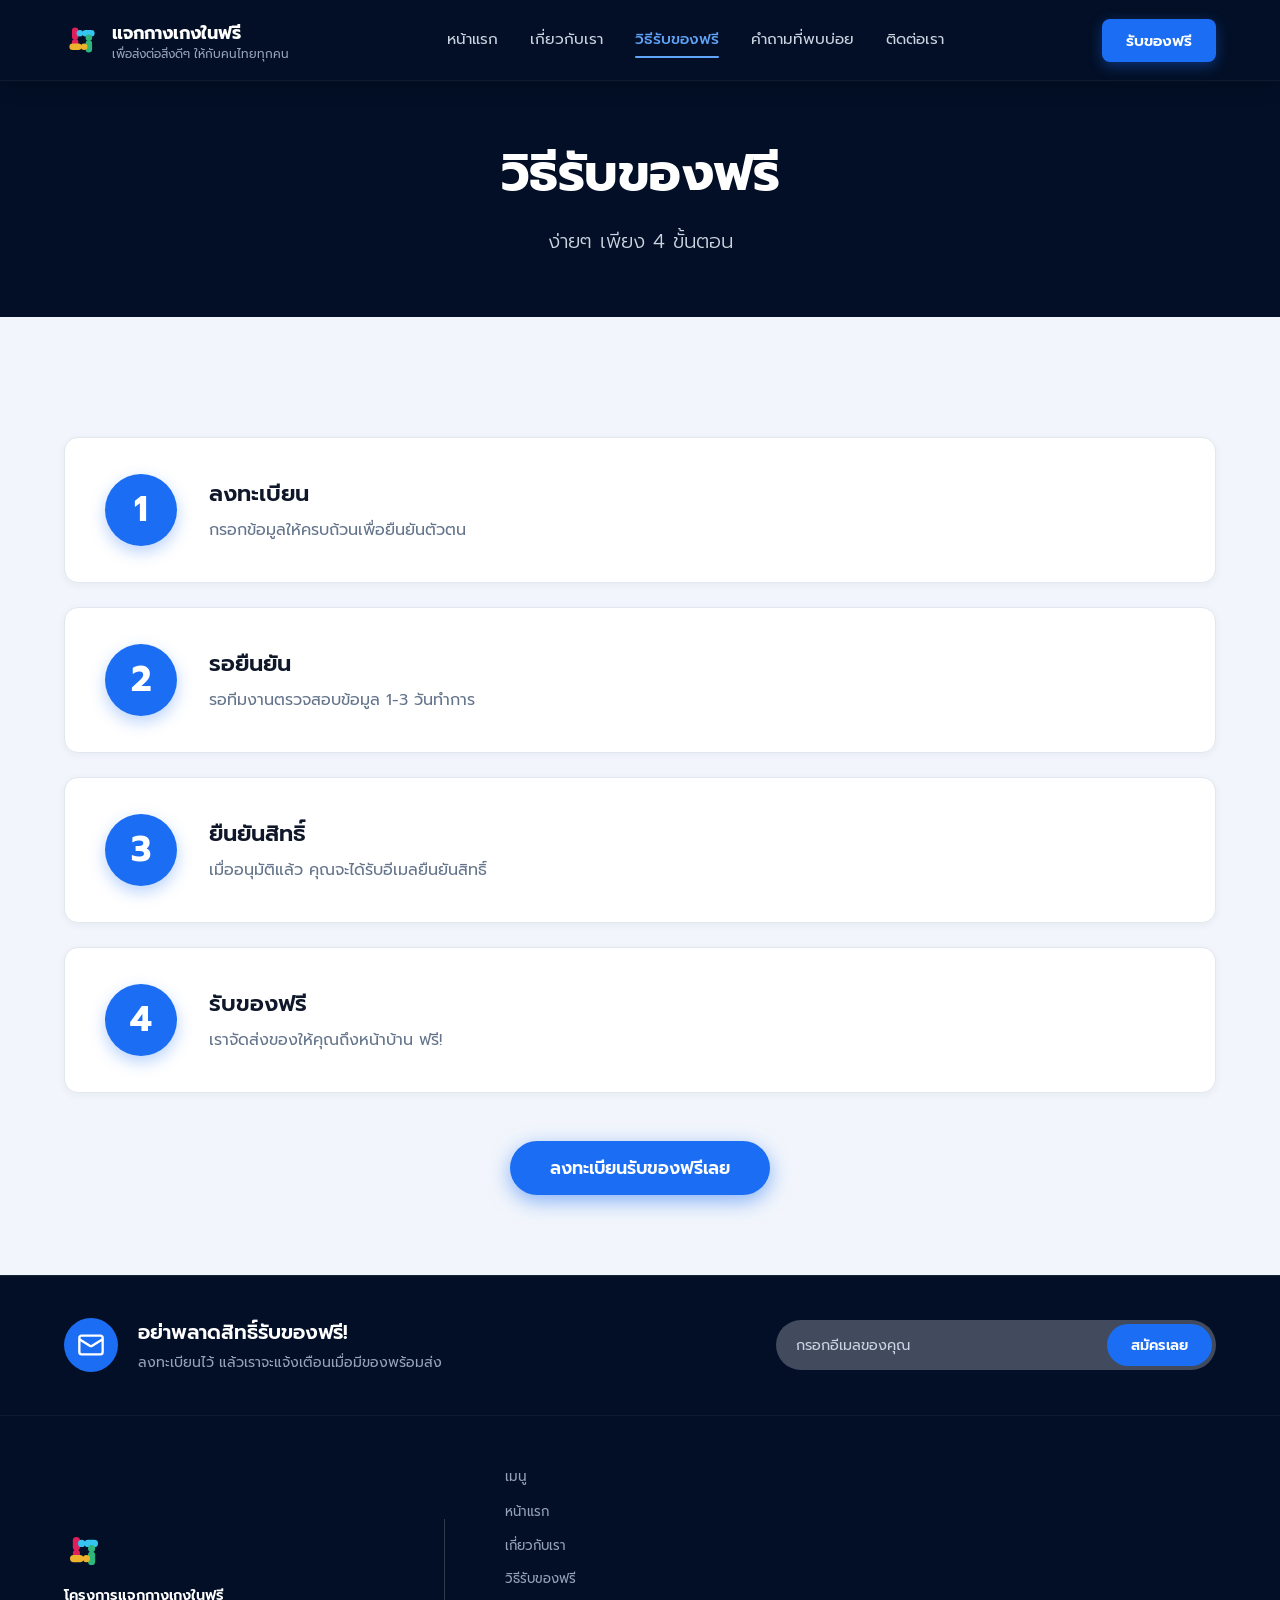
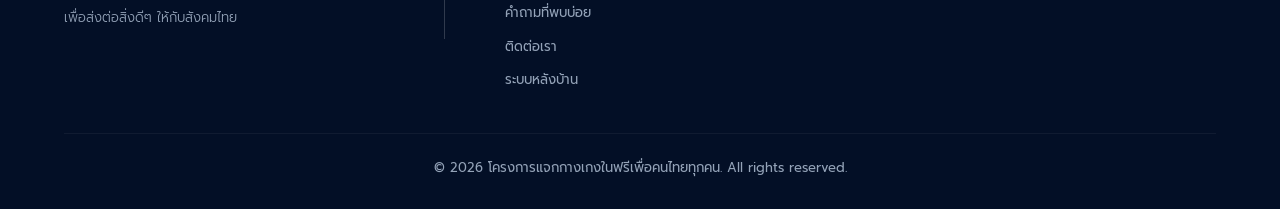
<file: how-it-works.html>
<!DOCTYPE html>
<html lang="th">
<head>
  <meta charset="UTF-8">
  <meta name="viewport" content="width=device-width, initial-scale=1.0">
  <title>วิธีรับของฟรี - โครงการแจกกางเกงในฟรี เพื่อคนไทยทุกคน</title>
  <meta name="description" content="ขั้นตอนการรับกางเกงในฟรี ง่ายๆ เพียง 4 ขั้นตอน ลงทะเบียน รอยืนยัน ยืนยันสิทธิ์ และรับของส่งฟรีถึงบ้าน">
  <link rel="stylesheet" href="css/styles.css">
  <link rel="icon" href="images/logo.svg" type="image/svg+xml">
</head>
<body>

  <!-- Header Navigation -->
  <header class="site-header">
    <div class="container navbar">
      <a href="index.html" class="brand-logo">
        <img src="images/logo.svg" alt="โลโก้โครงการ">
        <div>
          <span>แจกกางเกงในฟรี</span>
          <span class="brand-text-sub">เพื่อส่งต่อสิ่งดีๆ ให้กับคนไทยทุกคน</span>
        </div>
      </a>

      <ul class="nav-links">
        <li><a href="index.html" class="nav-link">หน้าแรก</a></li>
        <li><a href="about.html" class="nav-link">เกี่ยวกับเรา</a></li>
        <li><a href="how-it-works.html" class="nav-link active">วิธีรับของฟรี</a></li>
        <li><a href="faq.html" class="nav-link">คำถามที่พบบ่อย</a></li>
        <li><a href="contact.html" class="nav-link">ติดต่อเรา</a></li>
      </ul>

      <div class="nav-actions">
        <button class="btn-primary btn-claim-modal">รับของฟรี</button>
      </div>

      <button class="mobile-toggle" id="mobileToggle" aria-label="เปิดเมนู">&#9776;</button>
    </div>
  </header>

  <!-- Mobile Menu -->
  <div class="mobile-nav" id="mobileNav">
    <a href="index.html" class="nav-link">หน้าแรก</a>
    <a href="about.html" class="nav-link">เกี่ยวกับเรา</a>
    <a href="how-it-works.html" class="nav-link active">วิธีรับของฟรี</a>
    <a href="faq.html" class="nav-link">คำถามที่พบบ่อย</a>
    <a href="contact.html" class="nav-link">ติดต่อเรา</a>
    <a href="admin.html" class="nav-link">ระบบหลังบ้าน</a>
    <button class="btn-primary btn-claim-modal" style="width: 100%; margin-top: 16px;">รับของฟรี</button>
  </div>

  <!-- Page Header -->
  <section class="page-header" style="text-align: center;">
    <div class="container">
      <h1 class="hero-title">วิธีรับของฟรี</h1>
      <p class="hero-desc" style="margin: 0 auto; font-size: 1.25rem;">
        ง่ายๆ เพียง 4 ขั้นตอน
      </p>
    </div>
  </section>

  <!-- Steps Section -->
  <section class="steps-section">
    <div class="container">
      <div class="steps-list">
        
        <!-- Step 1 -->
        <div class="step-card">
          <div class="step-number">1</div>
          <div class="step-info">
            <h3>ลงทะเบียน</h3>
            <p>กรอกข้อมูลให้ครบถ้วนเพื่อยืนยันตัวตน</p>
          </div>
        </div>

        <!-- Step 2 -->
        <div class="step-card">
          <div class="step-number">2</div>
          <div class="step-info">
            <h3>รอยืนยัน</h3>
            <p>รอทีมงานตรวจสอบข้อมูล 1-3 วันทำการ</p>
          </div>
        </div>

        <!-- Step 3 -->
        <div class="step-card">
          <div class="step-number">3</div>
          <div class="step-info">
            <h3>ยืนยันสิทธิ์</h3>
            <p>เมื่ออนุมัติแล้ว คุณจะได้รับอีเมลยืนยันสิทธิ์</p>
          </div>
        </div>

        <!-- Step 4 -->
        <div class="step-card">
          <div class="step-number">4</div>
          <div class="step-info">
            <h3>รับของฟรี</h3>
            <p>เราจัดส่งของให้คุณถึงหน้าบ้าน ฟรี!</p>
          </div>
        </div>

      </div>

      <div style="text-align: center; margin-top: 48px;">
        <button class="btn-primary btn-hero btn-claim-modal" style="font-size: 1.1rem; padding: 14px 40px;">
          ลงทะเบียนรับของฟรีเลย
        </button>
      </div>
    </div>
  </section>

  <!-- Newsletter Banner -->
  <section class="newsletter-bar">
    <div class="container newsletter-flex">
      <div class="newsletter-info">
        <div class="newsletter-icon">
          <svg viewBox="0 0 24 24" fill="none" stroke="currentColor" stroke-width="2" width="28" height="28">
            <rect width="20" height="16" x="2" y="4" rx="2"/>
            <path d="m22 7-8.97 5.7a1.94 1.94 0 0 1-2.06 0L2 7"/>
          </svg>
        </div>
        <div class="newsletter-text">
          <h3>อย่าพลาดสิทธิ์รับของฟรี!</h3>
          <p>ลงทะเบียนไว้ แล้วเราจะแจ้งเตือนเมื่อมีของพร้อมส่ง</p>
        </div>
      </div>
      <form class="newsletter-form">
        <input type="email" class="newsletter-input" placeholder="กรอกอีเมลของคุณ" required>
        <button type="submit" class="newsletter-btn">สมัครเลย</button>
      </form>
    </div>
  </section>

  <!-- Global Footer -->
  <footer class="site-footer">
    <div class="container">
      <div class="footer-grid">
        <div class="footer-brand">
          <a href="index.html" class="brand-logo-stacked">
            <img src="images/logo.svg" alt="โลโก้โครงการ">
            <div class="brand-stacked-text">
              <span class="brand-main">โครงการแจกกางเกงในฟรี</span>
              <span class="brand-sub">เพื่อส่งต่อสิ่งดีๆ ให้กับสังคมไทย</span>
            </div>
          </a>
        </div>
        <div class="footer-divider"></div>
        <div class="footer-nav">
          <h4>เมนู</h4>
          <ul class="footer-links">
            <li><a href="index.html">หน้าแรก</a></li>
            <li><a href="about.html">เกี่ยวกับเรา</a></li>
            <li><a href="how-it-works.html">วิธีรับของฟรี</a></li>
            <li><a href="faq.html">คำถามที่พบบ่อย</a></li>
            <li><a href="contact.html">ติดต่อเรา</a></li>
            <li><a href="admin.html">ระบบหลังบ้าน</a></li>
          </ul>
        </div>
      </div>
      <div class="footer-bottom">
        <p>&copy; 2026 โครงการแจกกางเกงในฟรีเพื่อคนไทยทุกคน. All rights reserved.</p>
      </div>
    </div>
  </footer>

  <!-- Registration Modal -->
  <div class="modal-backdrop" id="registrationModal">
    <div class="modal-card">
      <button class="modal-close" id="modalCloseBtn">&times;</button>
      <h3 class="modal-title">ลงทะเบียนรับของฟรี</h3>
      <p class="modal-subtitle">กรอกข้อมูลให้ครบถ้วนเพื่อยืนยันสิทธิ์ในการรับกางเกงในฟรี</p>

      <form id="claimForm">
        <div class="form-group">
          <label for="claimName">ชื่อ-นามสกุล *</label>
          <input type="text" id="claimName" class="form-control" placeholder="เช่น นายสมชาย ใจดี" required>
        </div>

        <div class="form-row">
          <div class="form-group">
            <label for="claimPhone">เบอร์โทรศัพท์ *</label>
            <input type="tel" id="claimPhone" class="form-control" placeholder="0812345678" required>
          </div>
          <div class="form-group">
            <label for="claimEmail">อีเมล (ถ้ามี)</label>
            <input type="email" id="claimEmail" class="form-control" placeholder="example@email.com">
          </div>
        </div>

        <div class="form-group">
          <label>เลือกไซส์กางเกงใน *</label>
          <div class="size-selector">
            <div class="size-option">
              <input type="radio" name="size" id="sizeS" value="S">
              <label for="sizeS">S</label>
            </div>
            <div class="size-option">
              <input type="radio" name="size" id="sizeM" value="M" checked>
              <label for="sizeM">M</label>
            </div>
            <div class="size-option">
              <input type="radio" name="size" id="sizeL" value="L">
              <label for="sizeL">L</label>
            </div>
            <div class="size-option">
              <input type="radio" name="size" id="sizeXL" value="XL">
              <label for="sizeXL">XL</label>
            </div>
            <div class="size-option">
              <input type="radio" name="size" id="size2XL" value="2XL">
              <label for="size2XL">2XL</label>
            </div>
          </div>
        </div>

        <div class="form-group">
          <label for="claimAddress">ที่อยู่สำหรับจัดส่ง *</label>
          <textarea id="claimAddress" class="form-control" placeholder="บ้านเลขที่, ถนน, แขวง/ตำบล, เขต/อำเภอ, จังหวัด, รหัสไปรษณีย์" required></textarea>
        </div>

        <button type="submit" class="btn-primary" style="width: 100%; margin-top: 12px; padding: 14px;">
          ยืนยันการลงทะเบียนรับของฟรี
        </button>
      </form>
    </div>
  </div>

  <script src="js/app.js"></script>
</body>
</html>
</file>
<file: css/styles.css>
/* ==========================================================================
   โครงการแจกกางเกงในฟรี เพื่อคนไทยทุกคน - Global Design System & Stylesheet
   ========================================================================== */

@import url('https://fonts.googleapis.com/css2?family=Prompt:ital,wght@0,300;0,400;0,500;0,600;0,700;1,400&display=swap');

:root {
  /* Brand Colors */
  --bg-navy-dark: #030F26;
  --bg-navy-card: #0A162D;
  --bg-navy-light: #071738;
  --bg-light-body: #F2F6FC;
  --bg-white: #FFFFFF;
  
  --primary-blue: #1B6EF3;
  --primary-blue-hover: #1257C9;
  --primary-blue-light: #EBF2FF;
  
  --accent-cyan: #36C5F0;
  --text-dark: #0F172A;
  --text-muted: #64748B;
  --text-light: #94A3B8;
  --text-white: #FFFFFF;
  
  --border-light: #E2E8F0;
  --border-dark: #1E293B;
  
  /* Shadows */
  --shadow-sm: 0 2px 8px rgba(3, 15, 38, 0.05);
  --shadow-md: 0 10px 25px rgba(3, 15, 38, 0.08);
  --shadow-lg: 0 20px 40px rgba(3, 15, 38, 0.12);
  --shadow-glow: 0 0 30px rgba(27, 110, 243, 0.35);
  
  /* Transitions & Border Radii */
  --radius-sm: 8px;
  --radius-md: 14px;
  --radius-lg: 20px;
  --radius-pill: 999px;
  
  --transition-fast: all 0.2s cubic-bezier(0.4, 0, 0.2, 1);
  --transition-normal: all 0.3s cubic-bezier(0.4, 0, 0.2, 1);
}

/* Reset & Base Setup */
*, *::before, *::after {
  box-sizing: border-box;
  margin: 0;
  padding: 0;
}

html {
  font-size: 16px;
  scroll-behavior: smooth;
}

body {
  font-family: 'Prompt', -apple-system, BlinkMacSystemFont, 'Segoe UI', Roboto, sans-serif;
  background-color: var(--bg-light-body);
  color: var(--text-dark);
  line-height: 1.6;
  min-height: 100vh;
  display: flex;
  flex-direction: column;
  overflow-x: hidden;
  -webkit-font-smoothing: antialiased;
}

a {
  color: inherit;
  text-decoration: none;
  transition: var(--transition-fast);
}

img {
  max-width: 100%;
  height: auto;
  display: block;
}

button, input, select, textarea {
  font-family: inherit;
  font-size: inherit;
}

.container {
  width: 100%;
  max-width: 1200px;
  margin: 0 auto;
  padding: 0 24px;
}

/* ==========================================================================
   NAVIGATION BAR (HEADER)
   ========================================================================== */
.site-header {
  background-color: var(--bg-navy-dark);
  position: sticky;
  top: 0;
  z-index: 100;
  border-bottom: 1px solid rgba(255, 255, 255, 0.05);
  box-shadow: 0 4px 20px rgba(0, 0, 0, 0.2);
}

.navbar {
  display: flex;
  align-items: center;
  justify-content: space-between;
  height: 80px;
}

.brand-logo {
  display: flex;
  align-items: center;
  gap: 12px;
  font-weight: 700;
  color: var(--text-white);
  font-size: 1.1rem;
}

.brand-logo img {
  width: 36px;
  height: 36px;
}

.brand-text-sub {
  font-size: 0.75rem;
  font-weight: 400;
  color: var(--text-light);
  display: block;
  line-height: 1.2;
}

.nav-links {
  display: flex;
  align-items: center;
  gap: 32px;
  list-style: none;
}

.nav-link {
  color: #CBD5E1;
  font-weight: 400;
  font-size: 0.95rem;
  padding: 6px 0;
  position: relative;
}

.nav-link:hover,
.nav-link.active {
  color: #60A5FA;
  font-weight: 500;
}

.nav-link.active::after {
  content: '';
  position: absolute;
  bottom: -2px;
  left: 0;
  width: 100%;
  height: 2px;
  background-color: #60A5FA;
  border-radius: 2px;
}

.nav-actions {
  display: flex;
  align-items: center;
  gap: 16px;
}

/* Primary Button */
.btn-primary {
  background-color: var(--primary-blue);
  color: var(--text-white);
  padding: 10px 24px;
  border-radius: var(--radius-sm);
  font-weight: 600;
  font-size: 0.95rem;
  border: none;
  cursor: pointer;
  display: inline-flex;
  align-items: center;
  justify-content: center;
  gap: 8px;
  box-shadow: 0 4px 14px rgba(27, 110, 243, 0.4);
  transition: var(--transition-fast);
}

.btn-primary:hover {
  background-color: var(--primary-blue-hover);
  transform: translateY(-2px);
  box-shadow: 0 6px 20px rgba(27, 110, 243, 0.5);
}

.btn-secondary {
  background-color: rgba(255, 255, 255, 0.1);
  color: var(--text-dark);
  padding: 10px 24px;
  border-radius: var(--radius-pill);
  font-weight: 500;
  font-size: 0.95rem;
  border: 1px solid var(--primary-blue);
  color: var(--primary-blue);
  cursor: pointer;
  transition: var(--transition-fast);
}

.btn-secondary:hover {
  background-color: var(--primary-blue-light);
  transform: translateY(-2px);
}

/* Hamburger Mobile Toggle */
.mobile-toggle {
  display: none;
  background: none;
  border: none;
  color: var(--text-white);
  font-size: 1.6rem;
  cursor: pointer;
  padding: 4px;
}

/* Mobile Drawer Navigation */
.mobile-nav {
  display: none;
  position: fixed;
  top: 80px;
  left: 0;
  width: 100%;
  height: calc(100vh - 80px);
  background-color: var(--bg-navy-dark);
  flex-direction: column;
  padding: 32px 24px;
  gap: 24px;
  z-index: 99;
  border-top: 1px solid rgba(255, 255, 255, 0.1);
  overflow-y: auto;
}

.mobile-nav.open {
  display: flex;
}

.mobile-nav .nav-link {
  font-size: 1.15rem;
  padding: 12px 0;
  border-bottom: 1px solid rgba(255, 255, 255, 0.05);
}

/* ==========================================================================
   HERO SECTION (HOME)
   ========================================================================== */
.hero-section {
  background-color: var(--bg-navy-dark);
  color: var(--text-white);
  padding: 60px 0 80px 0;
  position: relative;
  overflow: hidden;
}

.hero-grid {
  display: grid;
  grid-template-columns: 1fr 1fr;
  gap: 48px;
  align-items: center;
}

.hero-title {
  font-size: 3.2rem;
  font-weight: 700;
  line-height: 1.25;
  margin-bottom: 20px;
  letter-spacing: -0.5px;
}

.hero-title span {
  color: #60A5FA;
}

.hero-desc {
  font-size: 1.15rem;
  color: #CBD5E1;
  margin-bottom: 32px;
  font-weight: 300;
  max-width: 480px;
}

.hero-cta {
  display: flex;
  align-items: center;
  gap: 16px;
}

.btn-hero {
  padding: 14px 32px;
  font-size: 1.1rem;
  border-radius: var(--radius-pill);
  background: var(--primary-blue);
  box-shadow: 0 6px 20px rgba(27, 110, 243, 0.5);
}

.hero-image-wrapper {
  position: relative;
  display: flex;
  justify-content: center;
}

.hero-image-wrapper img {
  border-radius: var(--radius-lg);
  box-shadow: 0 20px 50px rgba(0, 0, 0, 0.5);
  transition: transform 0.4s ease;
  object-fit: cover;
  max-height: 480px;
  width: 100%;
}

.hero-image-wrapper:hover img {
  transform: scale(1.02);
}

/* ==========================================================================
   4 FEATURE PILLARS BAR
   ========================================================================== */
.features-bar {
  background-color: #020919;
  border-top: 1px solid rgba(255, 255, 255, 0.05);
  border-bottom: 1px solid rgba(255, 255, 255, 0.05);
  padding: 40px 0;
  color: var(--text-white);
}

.features-grid {
  display: grid;
  grid-template-columns: repeat(4, 1fr);
  gap: 24px;
}

.feature-item {
  display: flex;
  flex-direction: column;
  align-items: center;
  text-align: center;
  position: relative;
  padding: 0 16px;
}

.feature-item:not(:last-child)::after {
  content: '';
  position: absolute;
  right: 0;
  top: 15%;
  height: 70%;
  width: 1px;
  background-color: rgba(255, 255, 255, 0.1);
}

.feature-icon-svg {
  width: 48px;
  height: 48px;
  margin-bottom: 16px;
  color: var(--text-white);
}

.feature-title {
  font-size: 1.15rem;
  font-weight: 600;
  margin-bottom: 6px;
}

.feature-text {
  font-size: 0.88rem;
  color: var(--text-light);
  font-weight: 300;
}

/* ==========================================================================
   ABOUT TEASER SECTION (HOME) & ABOUT PAGE
   ========================================================================== */
.about-teaser {
  padding: 90px 0;
  background-color: #FFFFFF;
}

.about-grid {
  display: grid;
  grid-template-columns: 1fr 1fr;
  gap: 60px;
  align-items: center;
}

.section-title {
  font-size: 2.4rem;
  font-weight: 700;
  color: var(--text-dark);
  margin-bottom: 16px;
  line-height: 1.3;
}

.section-subtitle {
  font-size: 1.1rem;
  color: var(--text-muted);
  margin-bottom: 24px;
  font-weight: 400;
}

.about-teaser-img img {
  border-radius: var(--radius-lg);
  box-shadow: var(--shadow-lg);
  object-fit: cover;
  width: 100%;
  max-height: 420px;
}

/* ==========================================================================
   ABOUT US PAGE SPECIFIC STYLES
   ========================================================================== */
.page-header {
  background-color: var(--bg-navy-dark);
  color: var(--text-white);
  padding: 60px 0;
  position: relative;
}

.about-hero-grid {
  display: grid;
  grid-template-columns: 1.2fr 0.8fr;
  gap: 40px;
  align-items: center;
}

.about-hero-img img {
  border-radius: var(--radius-lg);
  box-shadow: 0 15px 35px rgba(0, 0, 0, 0.3);
}

.about-cards-section {
  padding: 80px 0;
}

.about-cards-stack {
  display: flex;
  flex-direction: column;
  gap: 24px;
}

.about-card {
  background: var(--bg-white);
  border-radius: var(--radius-md);
  padding: 32px 40px;
  display: flex;
  align-items: flex-start;
  gap: 28px;
  box-shadow: var(--shadow-sm);
  transition: var(--transition-normal);
  border: 1px solid var(--border-light);
}

.about-card:hover {
  transform: translateY(-4px);
  box-shadow: var(--shadow-md);
}

.about-card-icon {
  width: 64px;
  height: 64px;
  border-radius: 50%;
  background-color: var(--primary-blue-light);
  color: var(--primary-blue);
  display: flex;
  align-items: center;
  justify-content: center;
  flex-shrink: 0;
}

.about-card-icon svg {
  width: 32px;
  height: 32px;
}

.about-card-content h3 {
  font-size: 1.35rem;
  font-weight: 600;
  color: var(--text-dark);
  margin-bottom: 8px;
}

.about-card-content p {
  color: var(--text-muted);
  font-size: 0.98rem;
  line-height: 1.6;
}

.about-card-content .btn-secondary {
  background-color: #EBF2FF;
  color: var(--primary-blue);
  padding: 10px 28px;
  border-radius: var(--radius-pill);
  font-weight: 500;
  font-size: 0.95rem;
  border: 1px solid #B4D3FE;
  cursor: pointer;
  display: inline-block;
  text-decoration: none;
  transition: var(--transition-fast);
}

.btn-secondary:hover {
  background-color: #DBEAFE;
  transform: translateY(-2px);
}

/* ==========================================================================
   HOW TO GET FREE PAGE (วิธีรับของฟรี)
   ========================================================================== */
.steps-section {
  padding: 80px 0;
}

.steps-list {
  display: flex;
  flex-direction: column;
  gap: 24px;
  margin-top: 40px;
}

.step-card {
  background: var(--bg-white);
  border-radius: var(--radius-md);
  padding: 36px 40px;
  display: flex;
  align-items: center;
  gap: 32px;
  box-shadow: var(--shadow-sm);
  border: 1px solid var(--border-light);
  transition: var(--transition-normal);
}

.step-card:hover {
  box-shadow: var(--shadow-md);
  transform: translateX(6px);
}

.step-number {
  width: 72px;
  height: 72px;
  border-radius: 50%;
  background-color: var(--primary-blue);
  color: var(--text-white);
  font-size: 2.2rem;
  font-weight: 700;
  display: flex;
  align-items: center;
  justify-content: center;
  flex-shrink: 0;
  box-shadow: 0 6px 16px rgba(27, 110, 243, 0.3);
}

.step-info h3 {
  font-size: 1.4rem;
  font-weight: 600;
  color: var(--text-dark);
  margin-bottom: 6px;
}

.step-info p {
  color: var(--text-muted);
  font-size: 1rem;
}

/* ==========================================================================
   FAQ PAGE (คำถามที่พบบ่อย)
   ========================================================================== */
.faq-section {
  padding: 80px 0;
}

.faq-list {
  display: flex;
  flex-direction: column;
  gap: 16px;
  max-width: 960px;
  margin: 40px auto 0 auto;
}

.faq-item {
  background: var(--bg-white);
  border-radius: var(--radius-md);
  border: 1px solid var(--border-light);
  overflow: hidden;
  box-shadow: var(--shadow-sm);
  transition: var(--transition-fast);
}

.faq-header {
  padding: 24px 32px;
  display: flex;
  align-items: center;
  justify-content: space-between;
  cursor: pointer;
  font-weight: 600;
  font-size: 1.15rem;
  color: var(--text-dark);
  user-select: none;
}

.faq-header:hover {
  background-color: #F8FAFC;
}

.faq-icon {
  width: 24px;
  height: 24px;
  transition: transform 0.3s ease;
  color: var(--text-muted);
}

.faq-item.active .faq-icon {
  transform: rotate(180deg);
  color: var(--primary-blue);
}

.faq-content {
  max-height: 0;
  overflow: hidden;
  transition: max-height 0.35s cubic-bezier(0.4, 0, 0.2, 1), padding 0.35s ease;
  padding: 0 32px;
  color: var(--text-muted);
  font-size: 0.98rem;
  line-height: 1.7;
}

.faq-item.active .faq-content {
  padding: 0 32px 24px 32px;
}

/* ==========================================================================
   CONTACT PAGE (ติดต่อเรา)
   ========================================================================== */
.contact-section {
  padding: 80px 0;
}

.contact-grid {
  display: grid;
  grid-template-columns: 0.9fr 1.1fr;
  gap: 40px;
  margin-top: 40px;
}

.contact-info-card {
  background: var(--bg-white);
  border-radius: var(--radius-lg);
  padding: 40px;
  border: 1px solid var(--border-light);
  box-shadow: var(--shadow-sm);
  display: flex;
  flex-direction: column;
  gap: 32px;
}

.contact-info-item {
  display: flex;
  align-items: flex-start;
  gap: 20px;
}

.contact-icon-wrapper {
  width: 48px;
  height: 48px;
  border-radius: 50%;
  border: 2px solid var(--text-dark);
  display: flex;
  align-items: center;
  justify-content: center;
  flex-shrink: 0;
  color: var(--text-dark);
}

.contact-icon-wrapper svg {
  width: 22px;
  height: 22px;
}

.contact-detail label {
  font-size: 1.1rem;
  font-weight: 600;
  display: block;
  color: var(--text-dark);
  margin-bottom: 2px;
}

.contact-detail p {
  color: var(--text-muted);
  font-size: 0.95rem;
}

.contact-form-card {
  background: var(--bg-white);
  border-radius: var(--radius-lg);
  padding: 40px;
  border: 1px solid var(--border-light);
  box-shadow: var(--shadow-sm);
}

.contact-form-card h3 {
  font-size: 1.4rem;
  font-weight: 600;
  margin-bottom: 24px;
  color: var(--text-dark);
}

.form-group {
  margin-bottom: 20px;
}

.form-group label {
  display: block;
  font-size: 0.9rem;
  font-weight: 500;
  color: var(--text-dark);
  margin-bottom: 8px;
}

.form-control {
  width: 100%;
  padding: 12px 18px;
  border-radius: var(--radius-sm);
  border: 1px solid var(--border-light);
  background-color: #FAFAFA;
  color: var(--text-dark);
  font-size: 0.95rem;
  outline: none;
  transition: var(--transition-fast);
}

.form-control:focus {
  border-color: var(--primary-blue);
  background-color: var(--bg-white);
  box-shadow: 0 0 0 3px rgba(27, 110, 243, 0.15);
}

.form-control.error {
  border-color: #EF4444;
  background-color: #FEF2F2;
}

.error-text {
  font-size: 0.8rem;
  color: #EF4444;
  margin-top: 4px;
  display: none;
}

.form-control.error + .error-text {
  display: block;
}

textarea.form-control {
  resize: vertical;
  min-height: 120px;
}

.contact-bottom-banner {
  margin-top: 60px;
  border-radius: var(--radius-lg);
  overflow: hidden;
}

/* ==========================================================================
   NEWSLETTER BANNER & GLOBAL FOOTER
   ========================================================================== */
.newsletter-bar {
  background-color: var(--bg-navy-dark);
  color: var(--text-white);
  padding: 40px 0;
  border-top: 1px solid rgba(255, 255, 255, 0.08);
}

.newsletter-flex {
  display: flex;
  align-items: center;
  justify-content: space-between;
  gap: 32px;
}

.newsletter-info {
  display: flex;
  align-items: center;
  gap: 20px;
}

.newsletter-icon {
  width: 54px;
  height: 54px;
  border-radius: 50%;
  background-color: var(--primary-blue);
  display: flex;
  align-items: center;
  justify-content: center;
  flex-shrink: 0;
}

.newsletter-icon svg {
  width: 28px;
  height: 28px;
}

.newsletter-text h3 {
  font-size: 1.25rem;
  font-weight: 600;
  margin-bottom: 4px;
}

.newsletter-text p {
  font-size: 0.88rem;
  color: var(--text-light);
}

.newsletter-form {
  display: flex;
  align-items: center;
  background: rgba(255, 255, 255, 0.25);
  border-radius: var(--radius-pill);
  padding: 4px 4px 4px 20px;
  width: 100%;
  max-width: 440px;
}

.newsletter-input {
  border: none;
  background: transparent;
  color: var(--text-white);
  width: 100%;
  font-size: 0.9rem;
  outline: none;
}

.newsletter-input::placeholder {
  color: #CBD5E1;
}

.newsletter-btn {
  background-color: var(--primary-blue);
  color: var(--text-white);
  border: none;
  padding: 10px 24px;
  border-radius: var(--radius-pill);
  font-weight: 600;
  font-size: 0.9rem;
  cursor: pointer;
  flex-shrink: 0;
  transition: var(--transition-fast);
}

.newsletter-btn:hover {
  background-color: var(--primary-blue-hover);
}

.site-footer {
  background-color: #030F26;
  color: var(--text-light);
  padding: 50px 0 30px 0;
  border-top: 1px solid rgba(255, 255, 255, 0.05);
  overflow: hidden;
}

.footer-grid {
  display: flex;
  align-items: center;
  justify-content: flex-start;
  gap: 60px;
  width: 100%;
  max-width: 1200px;
  margin: 0 auto;
  padding-bottom: 40px;
  border-bottom: 1px solid rgba(255, 255, 255, 0.05);
}

.footer-brand {
  display: flex;
  flex-direction: column;
  align-items: flex-start;
  max-width: 320px;
  width: 100%;
}

.brand-logo-stacked {
  display: flex;
  flex-direction: column;
  align-items: flex-start;
  gap: 14px;
  text-decoration: none;
}

.brand-logo-stacked img {
  width: 40px;
  height: 40px;
}

.brand-stacked-text {
  display: flex;
  flex-direction: column;
  gap: 3px;
  line-height: 1.4;
}

.brand-stacked-text .brand-main {
  font-weight: 600;
  color: var(--text-white);
  font-size: 0.9rem;
}

.brand-stacked-text .brand-sub {
  color: #94A3B8;
  font-size: 0.82rem;
  font-weight: 300;
}

.footer-divider {
  width: 1px;
  height: 120px;
  background-color: rgba(255, 255, 255, 0.18);
  flex-shrink: 0;
}

.footer-nav {
  display: flex;
  flex-direction: column;
  align-items: flex-start;
  max-width: 200px;
  width: 100%;
}

.footer-nav h4 {
  color: #94A3B8;
  font-size: 0.85rem;
  font-weight: 400;
  margin-bottom: 12px;
}

.footer-links {
  list-style: none;
  display: flex;
  flex-direction: column;
  gap: 8px;
}

.footer-links a {
  color: #94A3B8;
  font-size: 0.82rem;
  transition: var(--transition-fast);
}

.footer-links a.active,
.footer-links a:hover {
  color: #3B82F6;
  font-weight: 500;
}

.footer-bottom {
  padding-top: 24px;
  display: flex;
  align-items: center;
  justify-content: center;
  text-align: center;
  font-size: 0.82rem;
  color: var(--text-light);
}

/* ==========================================================================
   REGISTRATION MODAL (รับของฟรี MODAL)
   ========================================================================== */
.modal-backdrop {
  display: none;
  position: fixed;
  top: 0;
  left: 0;
  width: 100%;
  height: 100%;
  background-color: rgba(3, 15, 38, 0.75);
  backdrop-filter: blur(6px);
  z-index: 1000;
  align-items: center;
  justify-content: center;
  padding: 20px;
}

.modal-backdrop.active {
  display: flex;
}

.modal-card {
  background: var(--bg-white);
  border-radius: var(--radius-lg);
  width: 100%;
  max-width: 560px;
  padding: 36px;
  position: relative;
  box-shadow: 0 25px 50px -12px rgba(0, 0, 0, 0.25);
  animation: modalPop 0.3s cubic-bezier(0.34, 1.56, 0.64, 1);
  max-height: 90vh;
  overflow-y: auto;
}

@keyframes modalPop {
  from {
    opacity: 0;
    transform: scale(0.9) translateY(20px);
  }
  to {
    opacity: 1;
    transform: scale(1) translateY(0);
  }
}

.modal-close {
  position: absolute;
  top: 20px;
  right: 20px;
  background: #F1F5F9;
  border: none;
  width: 36px;
  height: 36px;
  border-radius: 50%;
  font-size: 1.2rem;
  cursor: pointer;
  display: flex;
  align-items: center;
  justify-content: center;
  color: var(--text-muted);
  transition: var(--transition-fast);
}

.modal-close:hover {
  background-color: #E2E8F0;
  color: var(--text-dark);
}

.modal-title {
  font-size: 1.6rem;
  font-weight: 700;
  color: var(--text-dark);
  margin-bottom: 6px;
}

.modal-subtitle {
  font-size: 0.92rem;
  color: var(--text-muted);
  margin-bottom: 24px;
}

.form-row {
  display: grid;
  grid-template-columns: 1fr 1fr;
  gap: 16px;
}

.size-selector {
  display: flex;
  gap: 10px;
  margin-top: 6px;
}

.size-option {
  flex: 1;
  text-align: center;
}

.size-option input {
  display: none;
}

.size-option label {
  display: block;
  padding: 8px 0;
  border: 1px solid var(--border-light);
  border-radius: var(--radius-sm);
  background-color: #FAFAFA;
  cursor: pointer;
  font-weight: 600;
  font-size: 0.9rem;
  color: var(--text-dark);
  transition: var(--transition-fast);
}

.size-option input:checked + label {
  background-color: var(--primary-blue);
  color: var(--text-white);
  border-color: var(--primary-blue);
  box-shadow: 0 4px 10px rgba(27, 110, 243, 0.3);
}

/* ==========================================================================
   TOAST NOTIFICATION SYSTEM
   ========================================================================== */
.toast-container {
  position: fixed;
  bottom: 30px;
  right: 30px;
  z-index: 2000;
  display: flex;
  flex-direction: column;
  gap: 12px;
}

.toast {
  background: var(--bg-navy-dark);
  color: var(--text-white);
  padding: 16px 24px;
  border-radius: var(--radius-md);
  box-shadow: 0 10px 30px rgba(0, 0, 0, 0.3);
  display: flex;
  align-items: center;
  gap: 14px;
  border-left: 4px solid var(--primary-blue);
  animation: slideInRight 0.3s ease;
  max-width: 380px;
}

.toast.success {
  border-left-color: #10B981;
}

.toast.error {
  border-left-color: #EF4444;
}

@keyframes slideInRight {
  from {
    opacity: 0;
    transform: translateX(100px);
  }
  to {
    opacity: 1;
    transform: translateX(0);
  }
}

/* ==========================================================================
   RESPONSIVE DESIGN (ALL DEVICES: DESKTOP, LAPTOP, TABLET & MOBILE)
   ========================================================================== */
@media (max-width: 1200px) {
  .container {
    max-width: 100%;
    padding-left: 24px;
    padding-right: 24px;
  }
}

@media (max-width: 992px) {
  .hero-grid,
  .about-grid,
  .about-hero-grid,
  .contact-grid {
    grid-template-columns: 1fr;
    gap: 40px;
  }

  .hero-title {
    font-size: 2.3rem;
  }

  .features-grid {
    grid-template-columns: repeat(2, 1fr);
    gap: 28px;
  }

  .feature-item::after {
    display: none !important;
  }

  .newsletter-flex {
    flex-direction: column;
    align-items: flex-start;
    gap: 20px;
  }

  .newsletter-form {
    max-width: 100%;
    width: 100%;
  }

  .footer-grid {
    flex-direction: column;
    align-items: flex-start;
    gap: 24px;
    width: 100%;
  }

  .footer-brand {
    width: 100%;
    max-width: 100%;
  }

  .footer-divider {
    width: 100%;
    height: 1px;
    margin: 4px 0;
  }

  .footer-nav {
    width: 100%;
    max-width: 100%;
    min-width: 0;
  }

  .admin-stats-grid {
    grid-template-columns: repeat(2, 1fr);
  }
}

@media (max-width: 768px) {
  .nav-links, .nav-actions {
    display: none;
  }

  .mobile-toggle {
    display: block;
  }

  .hero-title {
    font-size: 1.9rem;
    line-height: 1.25;
  }

  .hero-subtitle {
    font-size: 1rem;
  }

  .features-grid {
    grid-template-columns: 1fr;
    gap: 24px;
  }

  .step-card {
    flex-direction: column;
    text-align: center;
    padding: 24px 20px;
  }

  .about-card {
    flex-direction: column;
    text-align: center;
    align-items: center;
    padding: 24px 20px;
  }

  .form-row {
    grid-template-columns: 1fr;
  }

  .admin-controls {
    flex-direction: column;
    align-items: stretch;
  }

  .admin-filters {
    flex-wrap: wrap;
  }

  .modal-card {
    padding: 24px 20px;
    border-radius: var(--radius-md);
  }
}

@media (max-width: 480px) {
  .hero-title {
    font-size: 1.65rem;
  }

  .btn-primary, .btn-secondary {
    width: 100%;
    text-align: center;
  }

  .admin-stats-grid {
    grid-template-columns: 1fr;
  }

  .newsletter-info {
    flex-direction: column;
    align-items: flex-start;
    gap: 12px;
  }

  .newsletter-form {
    flex-direction: column;
    background: transparent;
    padding: 0;
    gap: 10px;
  }

  .newsletter-input {
    background: rgba(255, 255, 255, 0.15);
    padding: 12px 16px;
    border-radius: var(--radius-pill);
  }

  .newsletter-btn {
    width: 100%;
  }

  .size-selector {
    flex-wrap: wrap;
  }
  
  .size-option {
    min-width: 55px;
  }
}

/* ==========================================================================
   ADMIN BACKEND DASHBOARD STYLES
   ========================================================================== */
.admin-link-subtle {
  color: rgba(255, 255, 255, 0.25);
  font-size: 0.78rem;
  margin-left: 10px;
  text-decoration: none;
  transition: var(--transition-fast);
}

.admin-link-subtle:hover {
  color: #60A5FA;
}

.admin-login-screen {
  position: fixed;
  top: 0;
  left: 0;
  width: 100vw;
  height: 100vh;
  background-color: var(--bg-navy-dark);
  z-index: 2000;
  display: flex;
  align-items: center;
  justify-content: center;
  padding: 20px;
}

.admin-login-box {
  background: #FFFFFF;
  border-radius: var(--radius-lg);
  padding: 40px;
  width: 100%;
  max-width: 440px;
  box-shadow: 0 20px 40px rgba(0, 0, 0, 0.4);
}

.admin-topbar {
  background: var(--bg-navy-dark);
  color: var(--text-white);
  padding: 16px 0;
  border-bottom: 1px solid rgba(255, 255, 255, 0.1);
}

.admin-topbar-flex {
  display: flex;
  align-items: center;
  justify-content: space-between;
}

.admin-badge {
  background: rgba(59, 130, 246, 0.2);
  color: #60A5FA;
  padding: 4px 12px;
  border-radius: var(--radius-pill);
  font-size: 0.8rem;
  font-weight: 500;
}

.admin-stats-grid {
  display: grid;
  grid-template-columns: repeat(4, 1fr);
  gap: 20px;
  margin: 32px 0;
}

.stat-card {
  background: var(--bg-white);
  border-radius: var(--radius-md);
  padding: 24px;
  border: 1px solid var(--border-light);
  box-shadow: var(--shadow-sm);
}

.stat-card-title {
  font-size: 0.88rem;
  color: var(--text-muted);
  font-weight: 500;
  margin-bottom: 8px;
}

.stat-card-value {
  font-size: 2.2rem;
  font-weight: 700;
  color: var(--text-dark);
}

.admin-tabs {
  display: flex;
  gap: 12px;
  border-bottom: 2px solid var(--border-light);
  margin-bottom: 28px;
}

.admin-tab-btn {
  background: none;
  border: none;
  padding: 12px 20px;
  font-weight: 600;
  font-size: 0.95rem;
  color: var(--text-muted);
  cursor: pointer;
  border-bottom: 3px solid transparent;
  margin-bottom: -2px;
  transition: var(--transition-fast);
}

.admin-tab-btn.active {
  color: var(--primary-blue);
  border-bottom-color: var(--primary-blue);
}

.admin-controls {
  display: flex;
  align-items: center;
  justify-content: space-between;
  gap: 16px;
  margin-bottom: 20px;
  flex-wrap: wrap;
}

.admin-filters {
  display: flex;
  align-items: center;
  gap: 12px;
}

.admin-table-card {
  background: var(--bg-white);
  border-radius: var(--radius-md);
  border: 1px solid var(--border-light);
  box-shadow: var(--shadow-sm);
  overflow-x: auto;
}

.admin-table {
  width: 100%;
  border-collapse: collapse;
  text-align: left;
  font-size: 0.92rem;
}

.admin-table th {
  background: #F8FAFC;
  padding: 14px 18px;
  color: var(--text-dark);
  font-weight: 600;
  border-bottom: 1px solid var(--border-light);
  white-space: nowrap;
}

.admin-table td {
  padding: 14px 18px;
  border-bottom: 1px solid var(--border-light);
  vertical-align: middle;
}

.admin-table tbody tr:hover {
  background-color: #F8FAFC;
}

.status-badge {
  padding: 4px 10px;
  border-radius: var(--radius-pill);
  font-size: 0.8rem;
  font-weight: 600;
  display: inline-block;
}

.status-badge.status-pending {
  background-color: #FEF3C7;
  color: #D97706;
}

.status-badge.status-approved {
  background-color: #DBEAFE;
  color: #2563EB;
}

.status-badge.status-shipped {
  background-color: #D1FAE5;
  color: #059669;
}

.status-badge.status-cancelled {
  background-color: #FEE2E2;
  color: #DC2626;
}

.size-badge {
  background: #F1F5F9;
  color: var(--text-dark);
  padding: 2px 8px;
  border-radius: 4px;
  font-weight: 700;
  font-size: 0.82rem;
}

.status-select {
  padding: 6px 10px;
  border-radius: 6px;
  border: 1px solid var(--border-light);
  font-size: 0.82rem;
  background-color: #FFFFFF;
  cursor: pointer;
}

.btn-delete-icon {
  background: #FEE2E2;
  color: #DC2626;
  border: none;
  width: 28px;
  height: 28px;
  border-radius: 50%;
  cursor: pointer;
  font-size: 1rem;
  line-height: 1;
  display: inline-flex;
  align-items: center;
  justify-content: center;
  transition: var(--transition-fast);
}

.btn-delete-icon:hover {
  background: #FCA5A5;
}

.action-btn-group {
  display: flex;
  align-items: center;
  gap: 8px;
}
</file>
